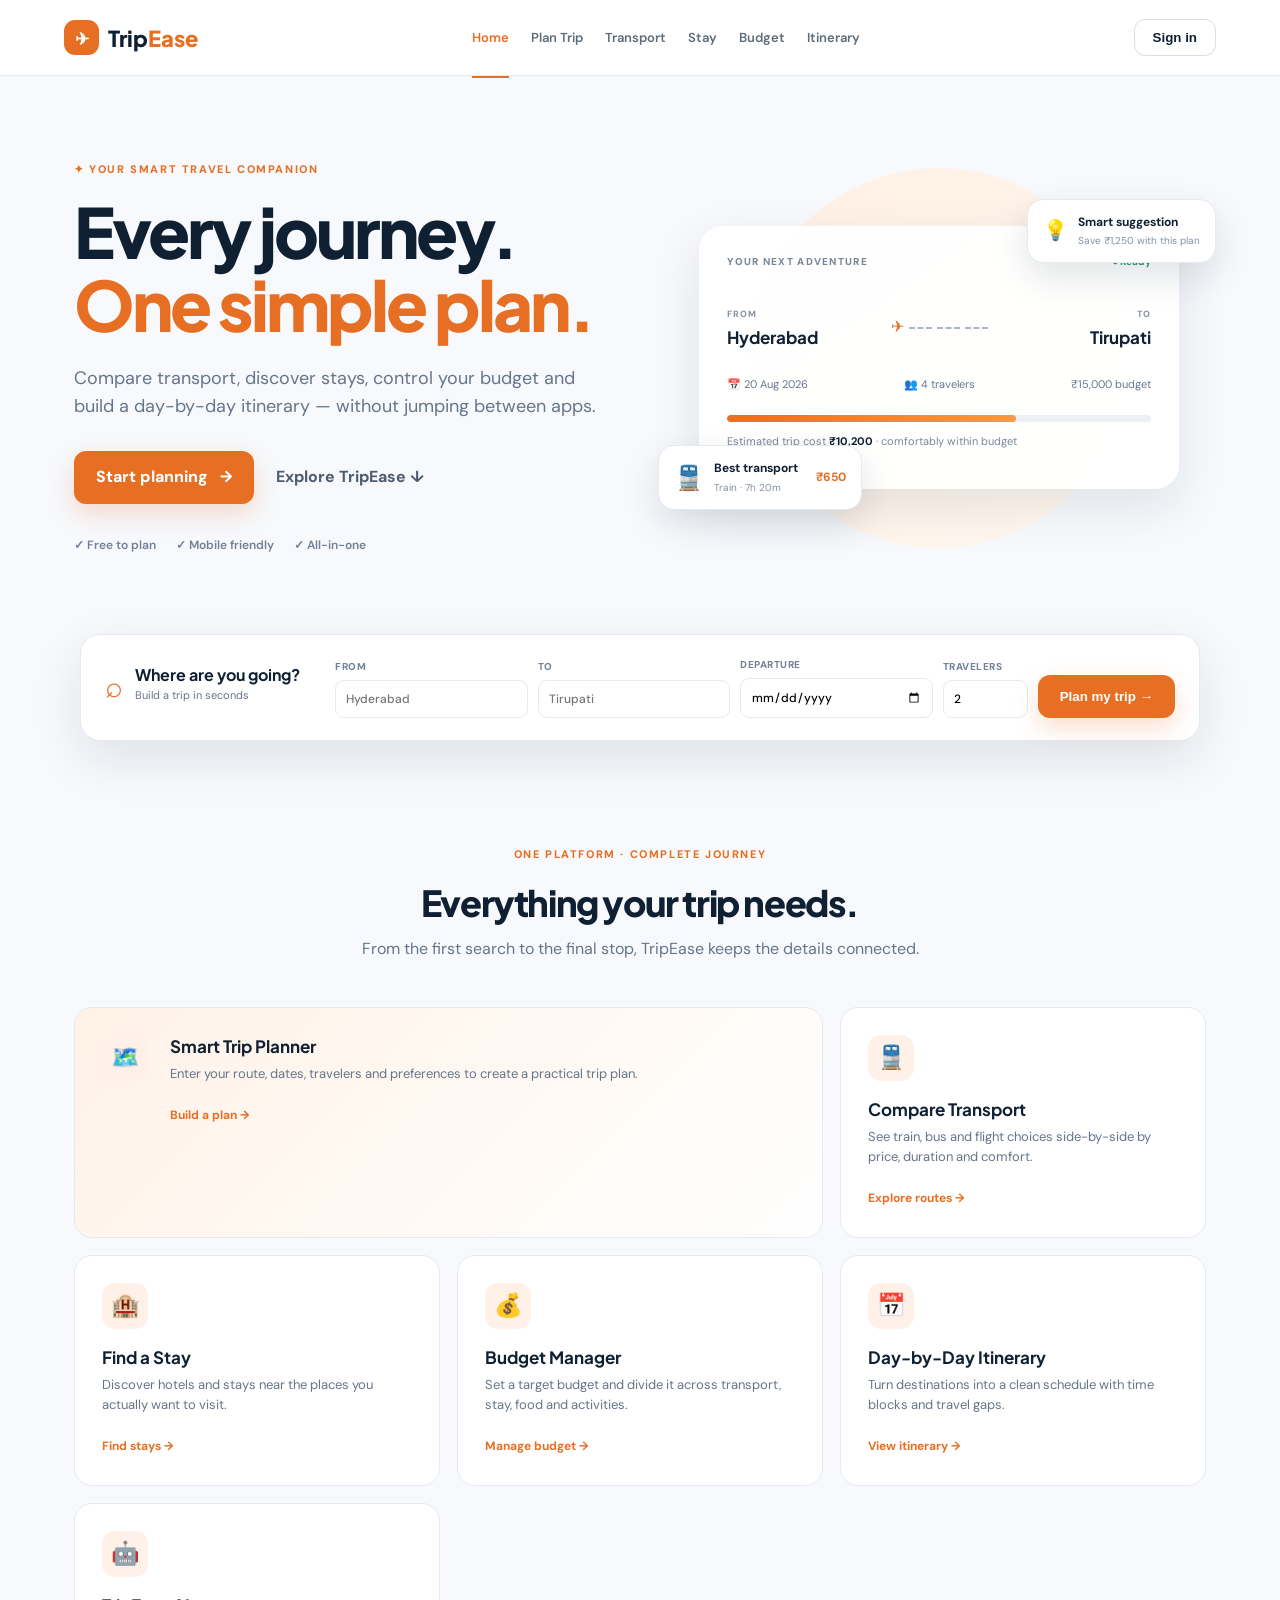
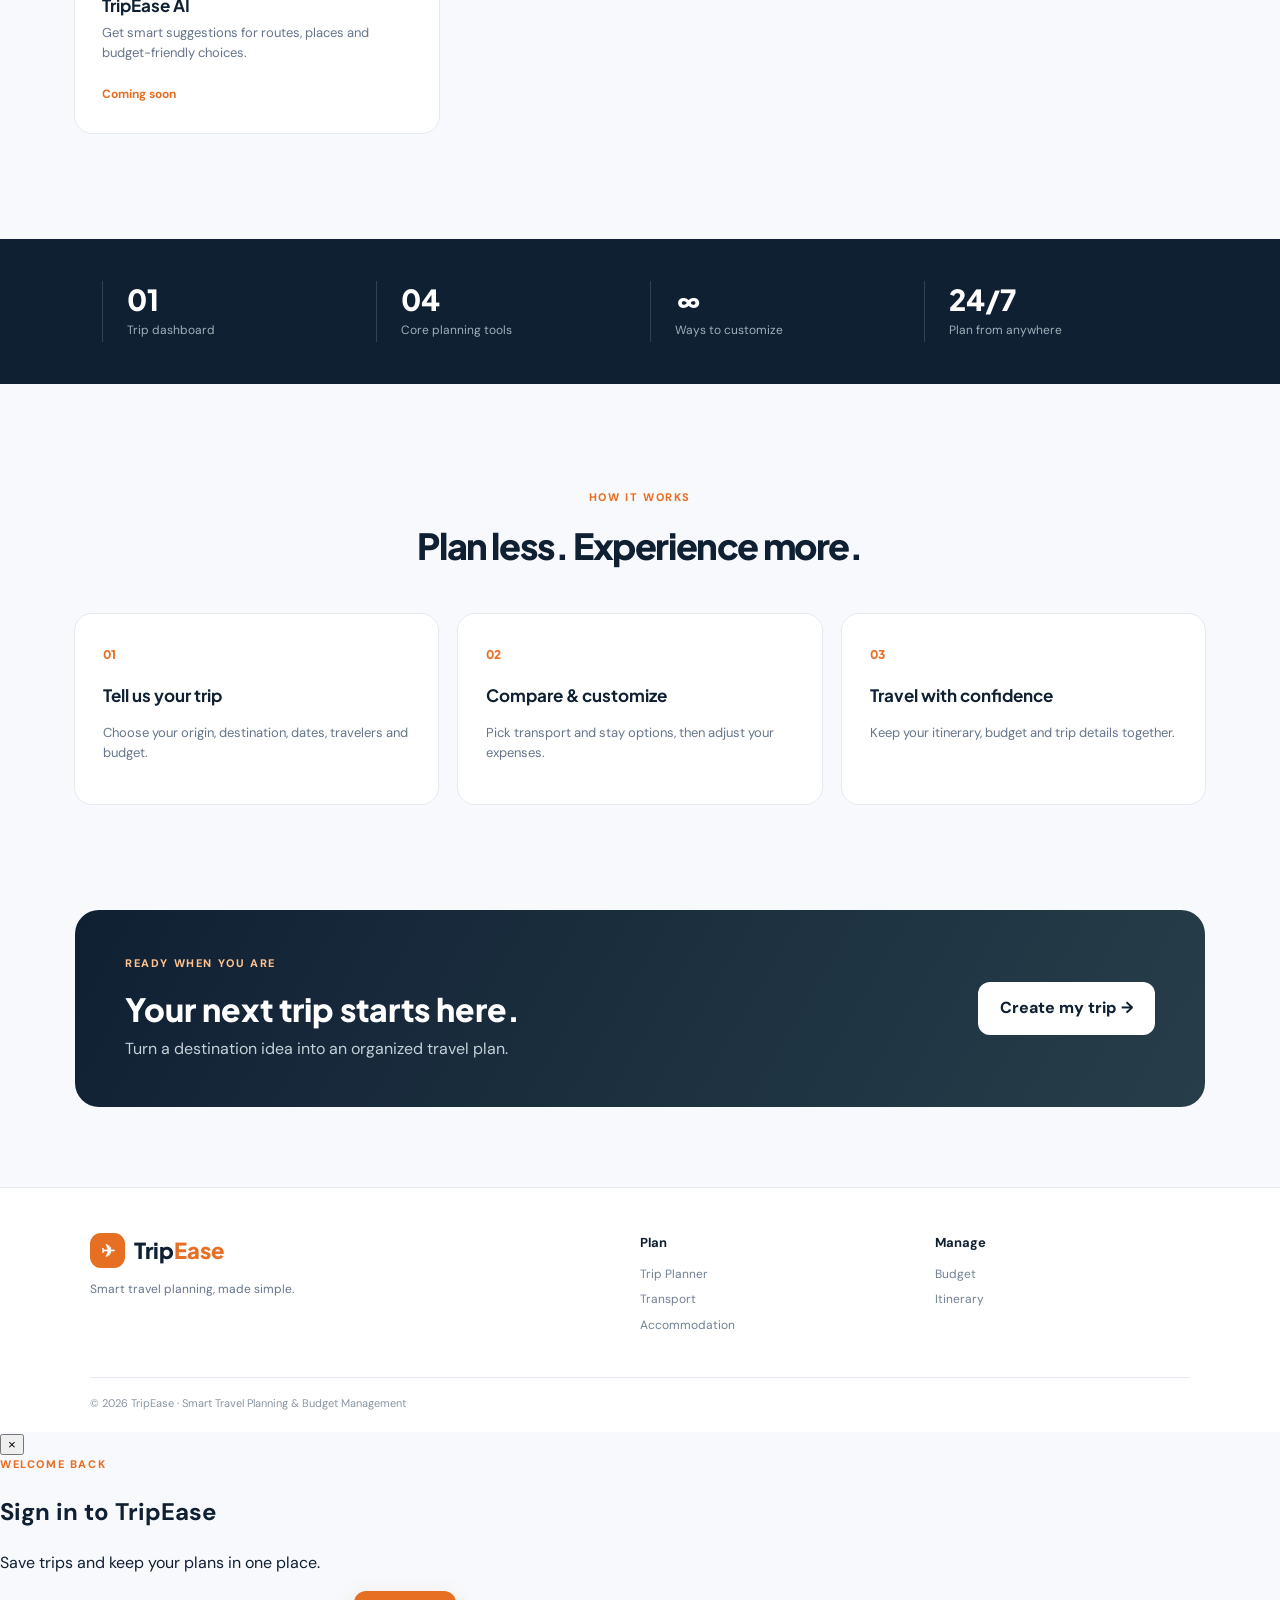
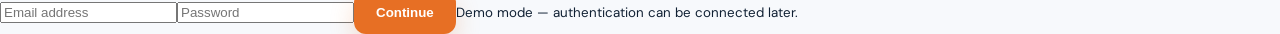
<file: index.html>
<!DOCTYPE html>
<html lang="en">
<head>
<meta charset="UTF-8">
<meta name="viewport" content="width=device-width, initial-scale=1.0">
<meta name="description" content="TripEase — plan routes, compare transport, find stays, manage budgets and build itineraries in one place.">
<title>TripEase — Smart Travel Planning</title>
<link rel="preconnect" href="https://fonts.googleapis.com">
<link rel="preconnect" href="https://fonts.gstatic.com" crossorigin>
<link href="https://fonts.googleapis.com/css2?family=DM+Sans:wght@400;500;600;700&family=Plus+Jakarta+Sans:wght@600;700;800&display=swap" rel="stylesheet">
<link rel="stylesheet" href="css/style.css">
</head>
<body>
<header class="navbar">
  <a class="brand" href="index.html"><span class="brand-mark">✈</span><span>Trip<span class="brand-accent">Ease</span></span></a>
  <button class="menu-toggle" aria-label="Open menu">☰</button>
  <nav class="nav-links">
    <a class="active" href="index.html">Home</a><a href="planner.html">Plan Trip</a><a href="trip.html">Transport</a><a href="accommodation.html">Stay</a><a href="budget.html">Budget</a><a href="itinerary.html">Itinerary</a>
  </nav>
  <button class="login-btn" id="loginBtn">Sign in</button>
</header>
<main>
<section class="hero">
  <div class="hero-copy">
    <div class="eyebrow">✦ YOUR SMART TRAVEL COMPANION</div>
    <h1>Every journey.<br><span>One simple plan.</span></h1>
    <p>Compare transport, discover stays, control your budget and build a day-by-day itinerary — without jumping between apps.</p>
    <div class="hero-actions"><a class="btn primary" href="planner.html">Start planning <span>→</span></a><a class="text-btn" href="#features">Explore TripEase ↓</a></div>
    <div class="trust-row"><span>✓ Free to plan</span><span>✓ Mobile friendly</span><span>✓ All-in-one</span></div>
  </div>
  <div class="hero-visual">
    <div class="route-card glass-card">
      <div class="route-top"><span>YOUR NEXT ADVENTURE</span><span class="live-dot">● Ready</span></div>
      <div class="route"><div><small>FROM</small><strong>Hyderabad</strong></div><div class="route-line"><span>✈</span><i></i><i></i><i></i></div><div class="align-right"><small>TO</small><strong>Tirupati</strong></div></div>
      <div class="route-meta"><span>📅 20 Aug 2026</span><span>👥 4 travelers</span><span>₹15,000 budget</span></div>
      <div class="budget-progress"><div style="width:68%"></div></div><p class="muted">Estimated trip cost <b>₹10,200</b> · comfortably within budget</p>
    </div>
    <div class="floating-card transport-float"><span class="float-icon">🚆</span><div><b>Best transport</b><small>Train · 7h 20m</small></div><strong>₹650</strong></div>
    <div class="floating-card save-float"><span>💡</span><div><b>Smart suggestion</b><small>Save ₹1,250 with this plan</small></div></div>
  </div>
</section>
<section class="search-panel">
  <div class="search-heading"><span class="mini-icon">⌕</span><div><h2>Where are you going?</h2><p>Build a trip in seconds</p></div></div>
  <form id="quickPlan" class="search-grid">
    <label>From<input id="homeFrom" required placeholder="Hyderabad"></label>
    <label>To<input id="homeTo" required placeholder="Tirupati"></label>
    <label>Departure<input id="homeDate" type="date"></label>
    <label>Travelers<input id="homeTravelers" type="number" min="1" value="2"></label>
    <button class="btn primary" type="submit">Plan my trip →</button>
  </form>
</section>
<section id="features" class="section">
  <div class="section-heading"><div class="eyebrow">ONE PLATFORM · COMPLETE JOURNEY</div><h2>Everything your trip needs.</h2><p>From the first search to the final stop, TripEase keeps the details connected.</p></div>
  <div class="feature-grid">
    <a class="feature-card featured" href="planner.html"><span class="feature-icon">🗺️</span><div><h3>Smart Trip Planner</h3><p>Enter your route, dates, travelers and preferences to create a practical trip plan.</p><b>Build a plan →</b></div></a>
    <a class="feature-card" href="trip.html"><span class="feature-icon">🚆</span><h3>Compare Transport</h3><p>See train, bus and flight choices side-by-side by price, duration and comfort.</p><b>Explore routes →</b></a>
    <a class="feature-card" href="accommodation.html"><span class="feature-icon">🏨</span><h3>Find a Stay</h3><p>Discover hotels and stays near the places you actually want to visit.</p><b>Find stays →</b></a>
    <a class="feature-card" href="budget.html"><span class="feature-icon">💰</span><h3>Budget Manager</h3><p>Set a target budget and divide it across transport, stay, food and activities.</p><b>Manage budget →</b></a>
    <a class="feature-card" href="itinerary.html"><span class="feature-icon">📅</span><h3>Day-by-Day Itinerary</h3><p>Turn destinations into a clean schedule with time blocks and travel gaps.</p><b>View itinerary →</b></a>
    <a class="feature-card"><span class="feature-icon">🤖</span><h3>TripEase AI</h3><p>Get smart suggestions for routes, places and budget-friendly choices.</p><b>Coming soon</b></a>
  </div>
</section>
<section class="stats-section"><div><strong>01</strong><span>Trip dashboard</span></div><div><strong>04</strong><span>Core planning tools</span></div><div><strong>∞</strong><span>Ways to customize</span></div><div><strong>24/7</strong><span>Plan from anywhere</span></div></section>
<section class="how section"><div class="section-heading"><div class="eyebrow">HOW IT WORKS</div><h2>Plan less. Experience more.</h2></div><div class="steps"><article><span>01</span><h3>Tell us your trip</h3><p>Choose your origin, destination, dates, travelers and budget.</p></article><article><span>02</span><h3>Compare & customize</h3><p>Pick transport and stay options, then adjust your expenses.</p></article><article><span>03</span><h3>Travel with confidence</h3><p>Keep your itinerary, budget and trip details together.</p></article></div></section>
<section class="cta"><div><div class="eyebrow">READY WHEN YOU ARE</div><h2>Your next trip starts here.</h2><p>Turn a destination idea into an organized travel plan.</p></div><a class="btn light" href="planner.html">Create my trip →</a></section>
</main>
<footer><div class="footer-main"><div><a class="brand" href="index.html"><span class="brand-mark">✈</span><span>Trip<span class="brand-accent">Ease</span></span></a><p>Smart travel planning, made simple.</p></div><div><h4>Plan</h4><a href="planner.html">Trip Planner</a><a href="trip.html">Transport</a><a href="accommodation.html">Accommodation</a></div><div><h4>Manage</h4><a href="budget.html">Budget</a><a href="itinerary.html">Itinerary</a></div></div><div class="footer-bottom">© 2026 TripEase · Smart Travel Planning & Budget Management</div></footer>
<div class="modal hidden" id="loginModal"><div class="modal-box"><button class="modal-close" id="closeModal">×</button><div class="eyebrow">WELCOME BACK</div><h2>Sign in to TripEase</h2><p>Save trips and keep your plans in one place.</p><input placeholder="Email address" type="email"><input placeholder="Password" type="password"><button class="btn primary full" id="demoLogin">Continue</button><small>Demo mode — authentication can be connected later.</small></div></div>
<script src="js/main.js"></script>
</body>
</html>
</file>
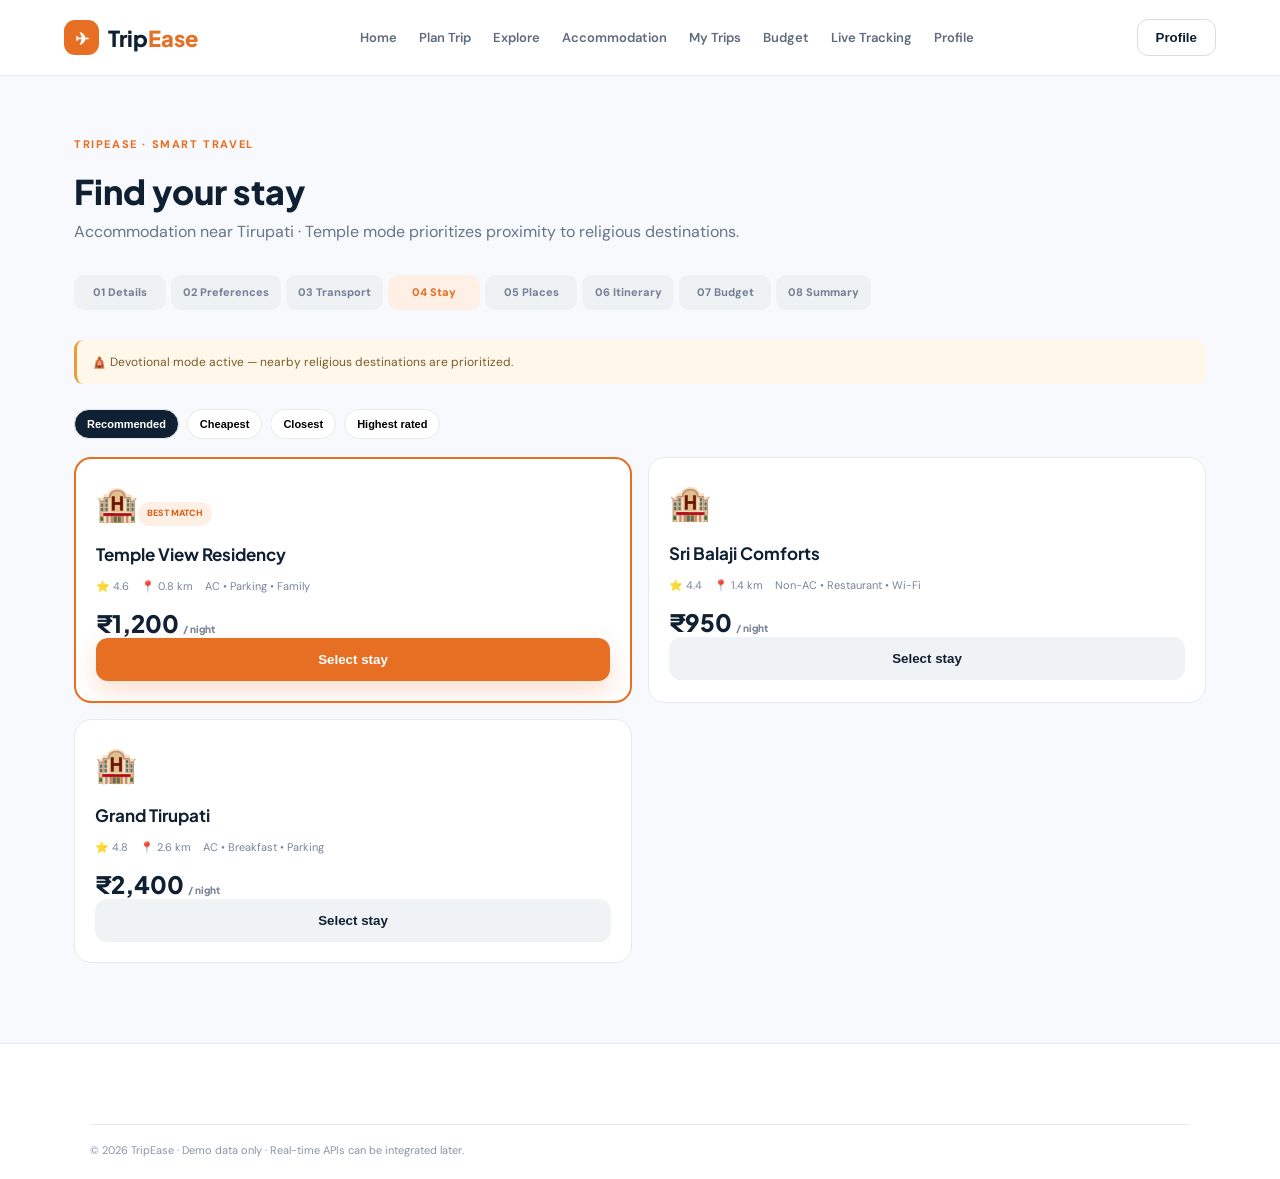
<file: accommodation.html>
<!doctype html><html lang="en"><head><meta charset="UTF-8"><meta name="viewport" content="width=device-width,initial-scale=1"><title>Accommodation — TripEase</title><link rel="stylesheet" href="css/style.css"><link rel="stylesheet" href="css/app.css"><link rel="preconnect" href="https://fonts.googleapis.com"><link href="https://fonts.googleapis.com/css2?family=DM+Sans:wght@400;500;600;700&family=Plus+Jakarta+Sans:wght@600;700;800&display=swap" rel="stylesheet"></head><body data-page="accommodation"><div id="app"></div><script src="js/app.js"></script></body></html>
</file>
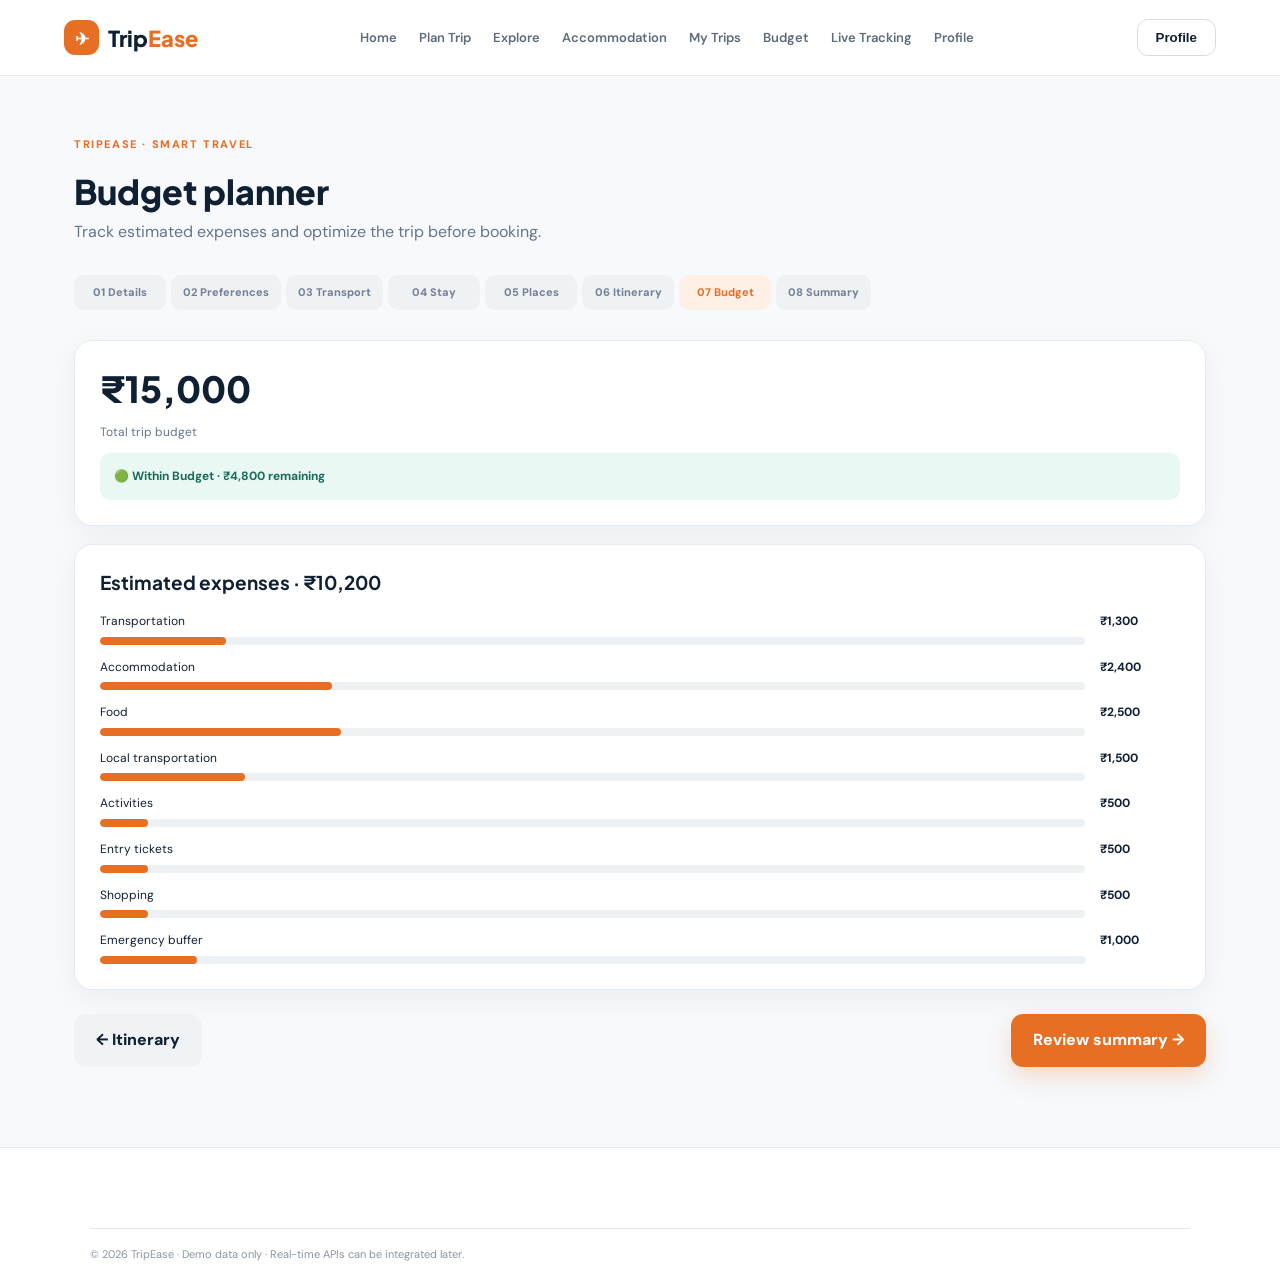
<file: budget.html>
<!doctype html><html lang="en"><head><meta charset="UTF-8"><meta name="viewport" content="width=device-width,initial-scale=1"><link rel="stylesheet" href="css/style.css"><link rel="stylesheet" href="css/app.css"><link href="https://fonts.googleapis.com/css2?family=DM+Sans:wght@400;500;600;700&family=Plus+Jakarta+Sans:wght@600;700;800&display=swap" rel="stylesheet"><title>Budget — TripEase</title></head><body data-page="budget"><div id="app"></div><script src="js/app.js"></script></body></html>
</file>
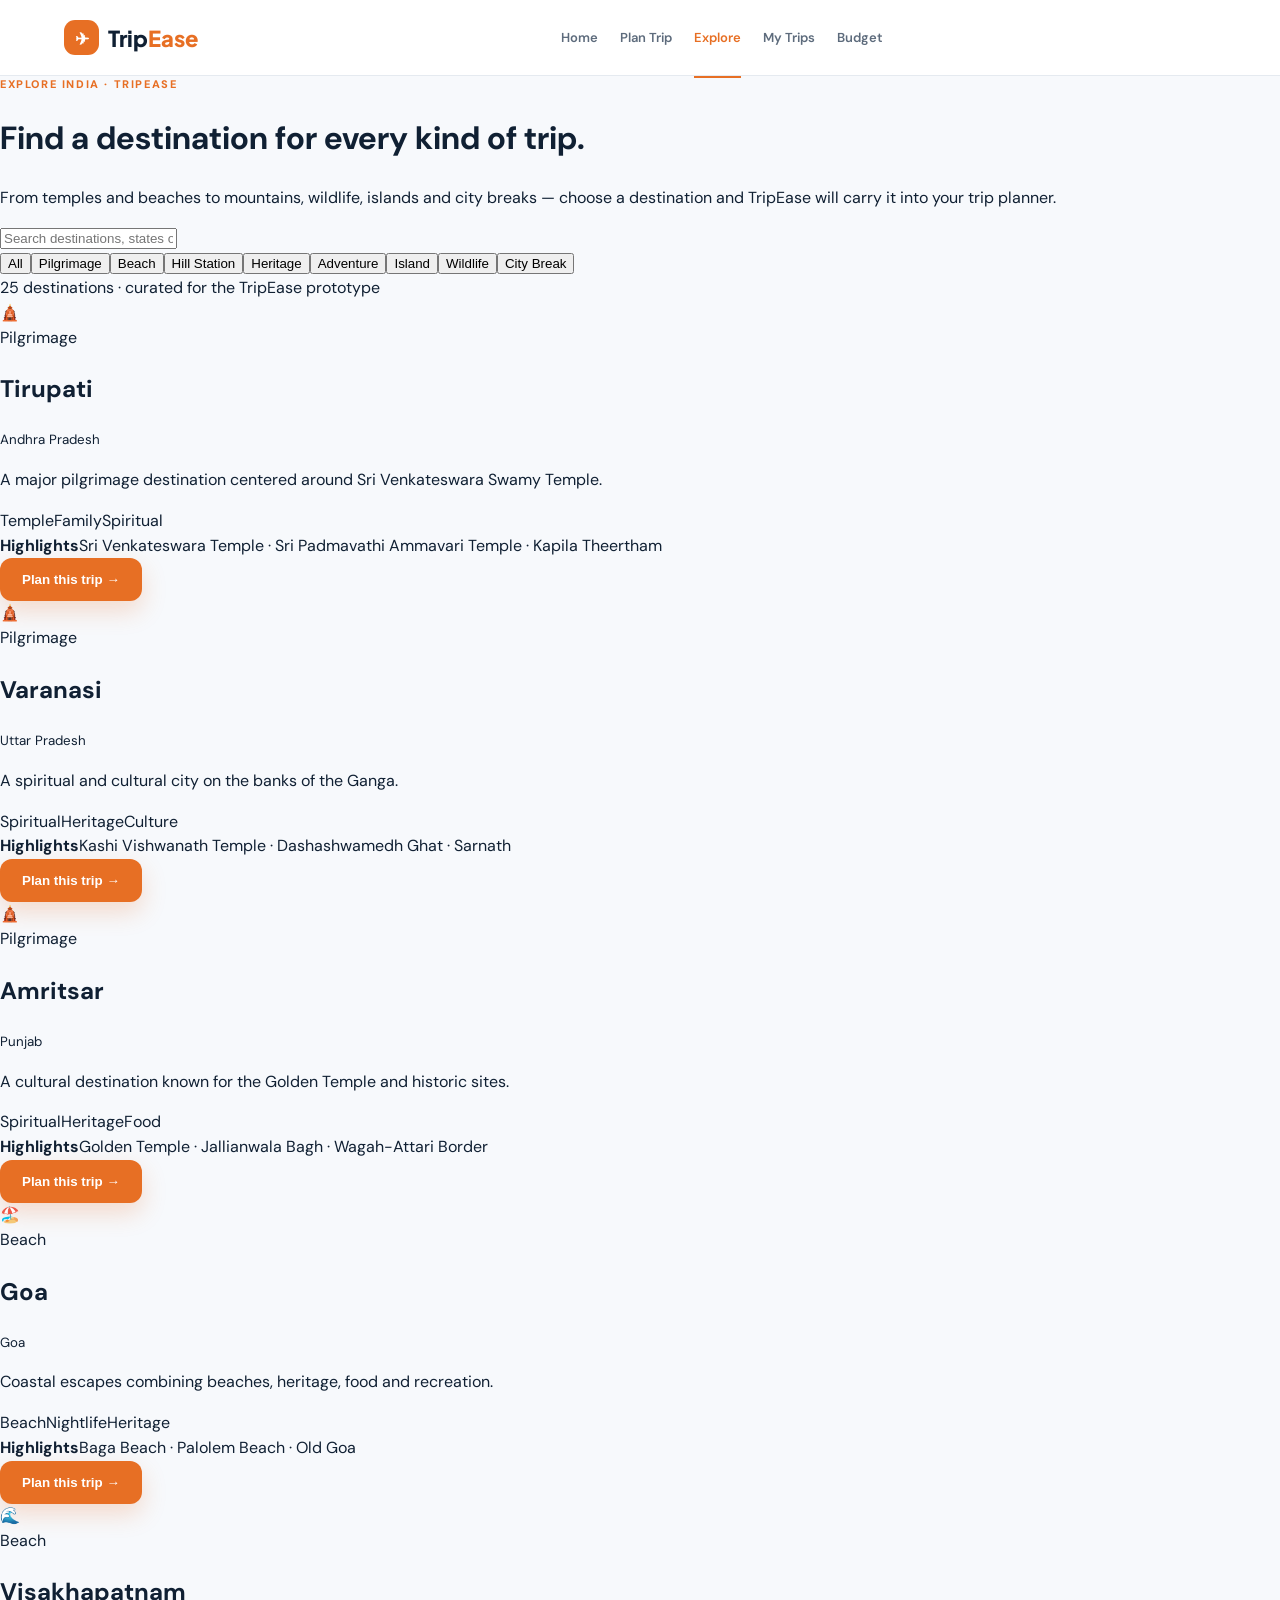
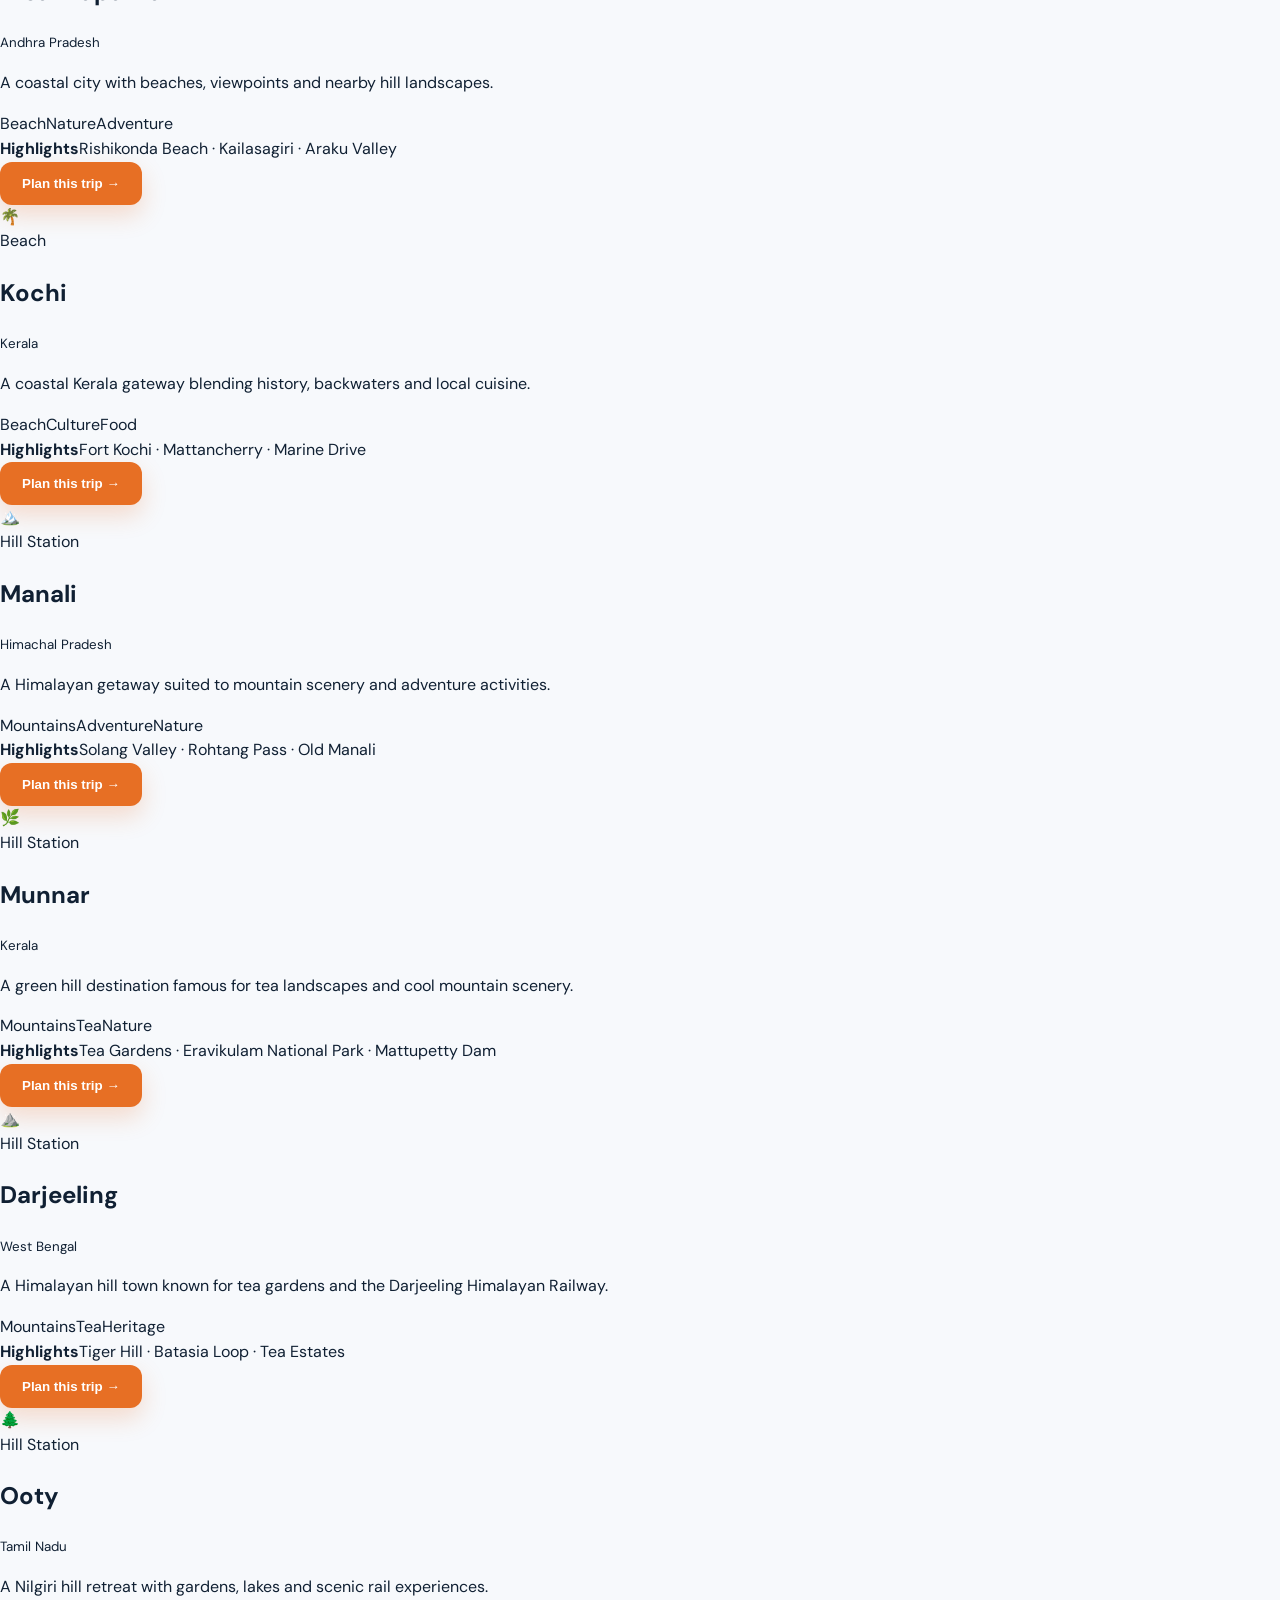
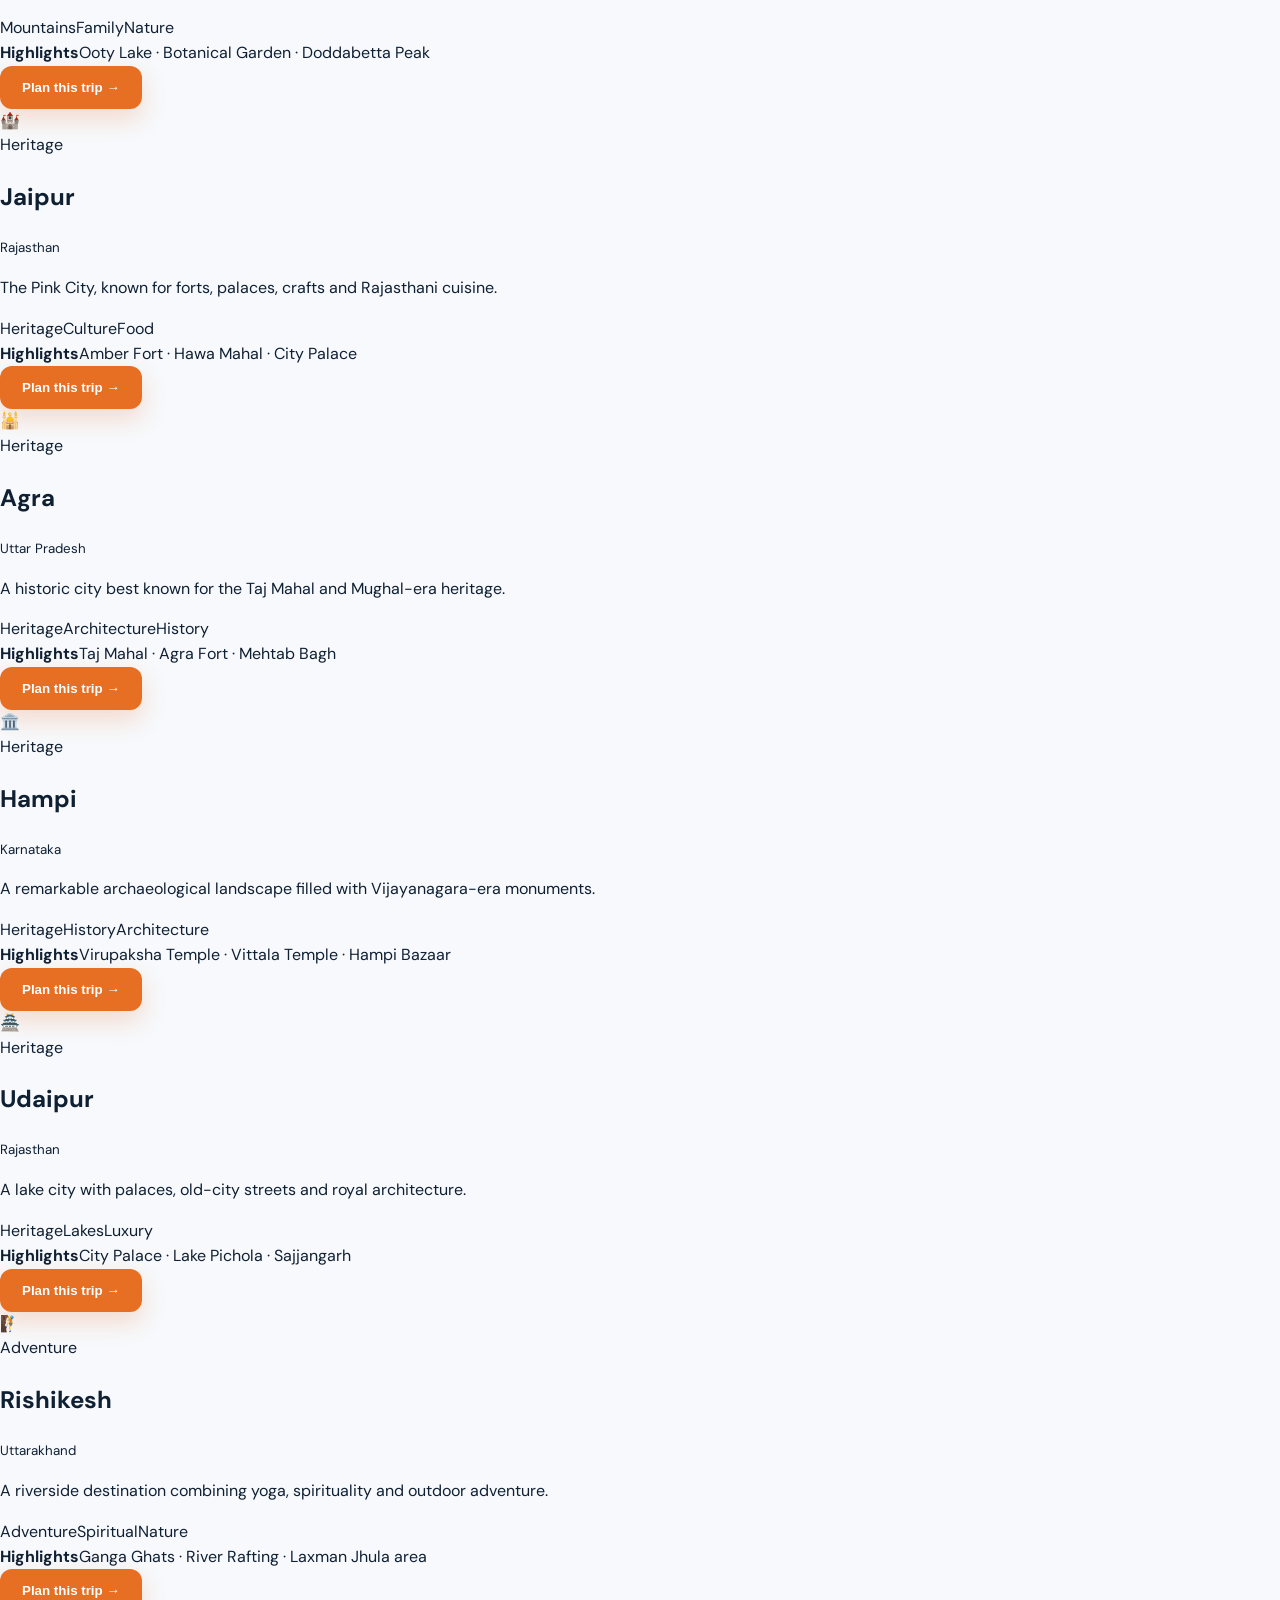
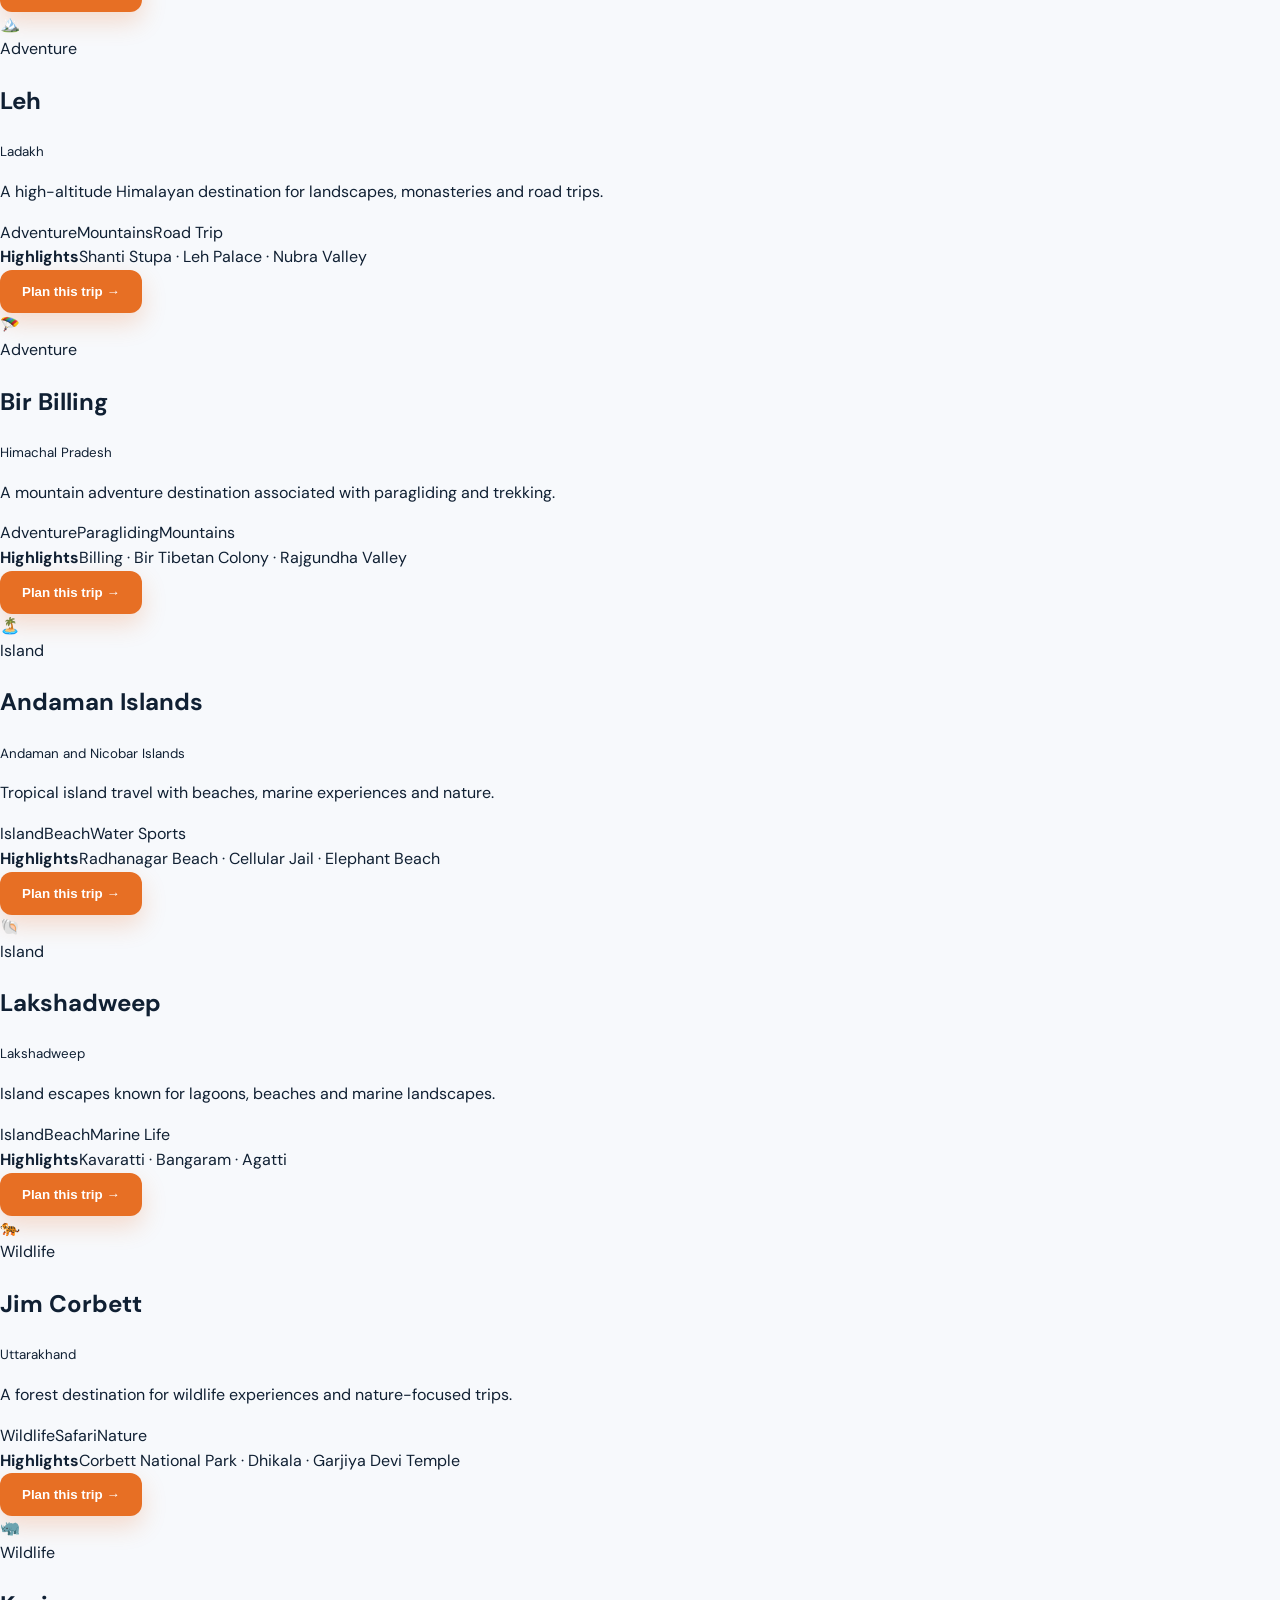
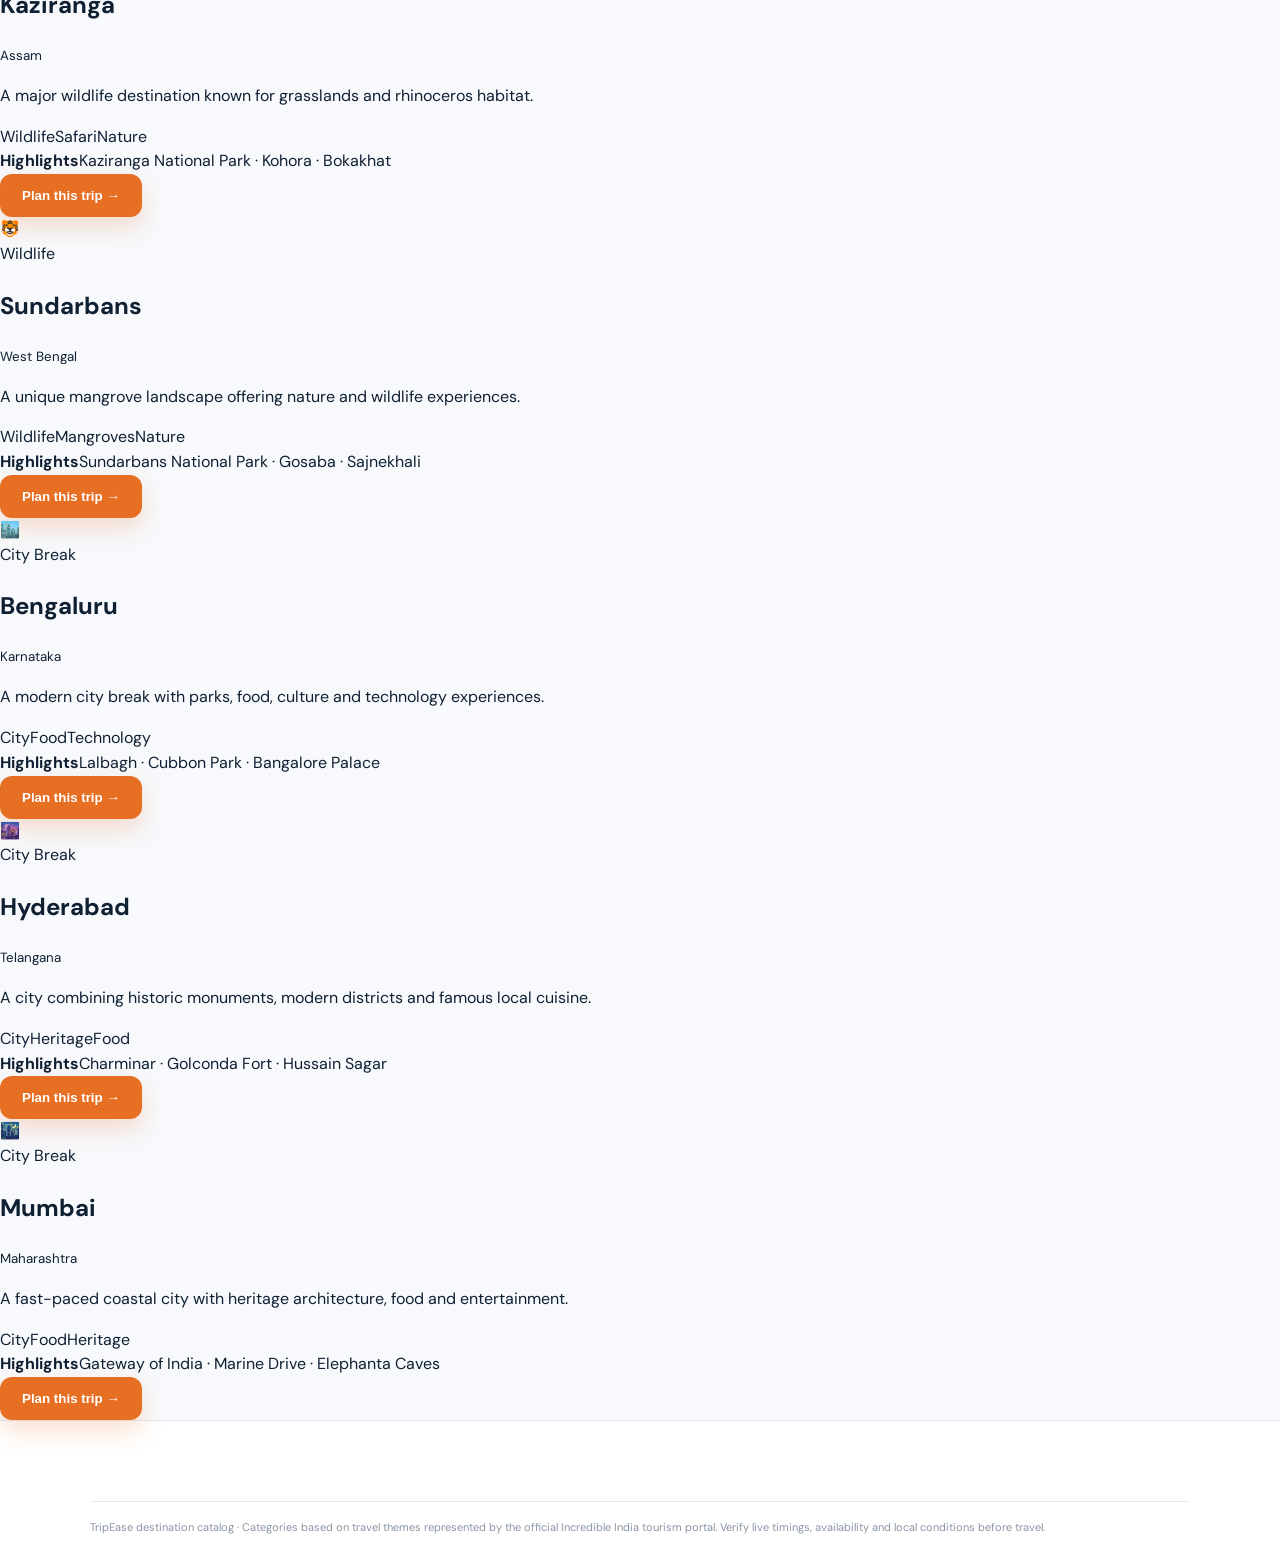
<file: explore.html>
<!doctype html><html lang="en"><head><meta charset="UTF-8"><meta name="viewport" content="width=device-width,initial-scale=1"><link rel="stylesheet" href="css/style.css"><link rel="stylesheet" href="css/app.css"><link href="https://fonts.googleapis.com/css2?family=DM+Sans:wght@400;500;600;700&family=Plus+Jakarta+Sans:wght@600;700;800&display=swap" rel="stylesheet"><title>Explore — TripEase</title></head><body data-page="explore"><div id="app"></div><script src="js/app.js"></script><script src="js/destination-data.js"></script></body></html>
</file>
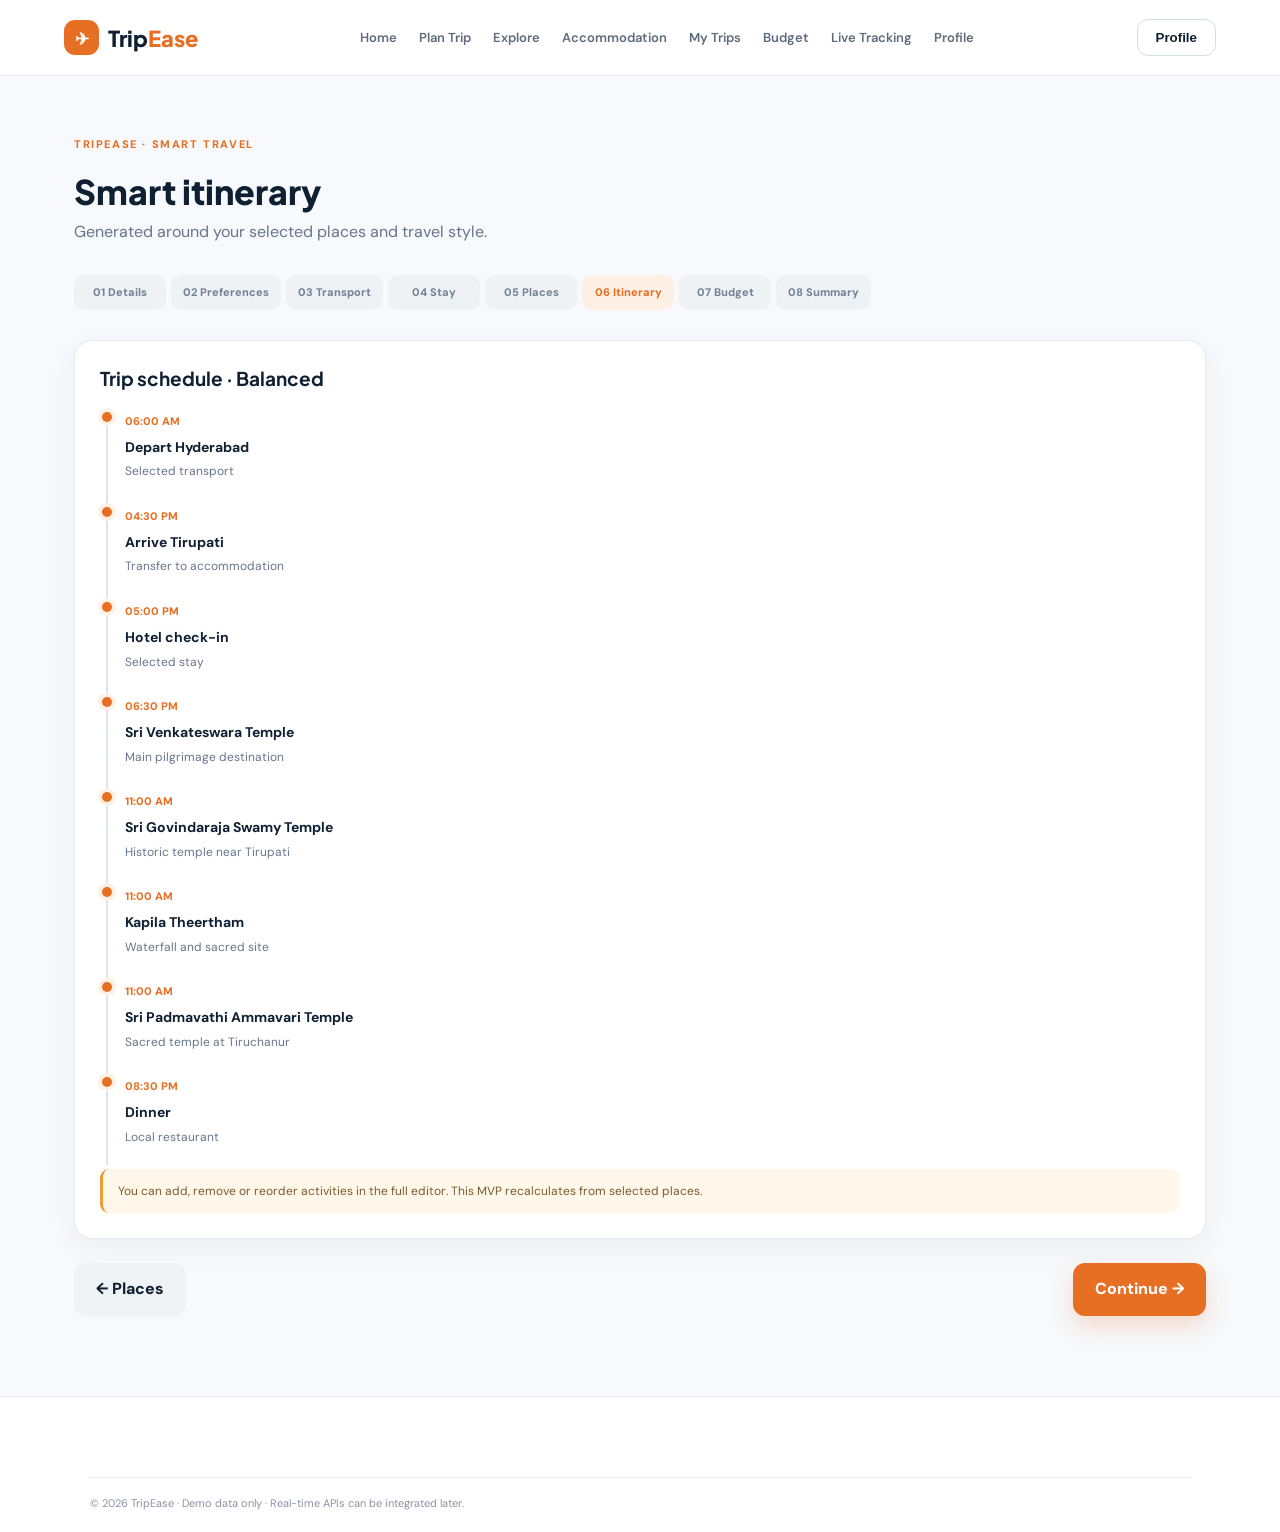
<file: itinerary.html>
<!doctype html><html lang="en"><head><meta charset="UTF-8"><meta name="viewport" content="width=device-width,initial-scale=1"><link rel="stylesheet" href="css/style.css"><link rel="stylesheet" href="css/app.css"><link href="https://fonts.googleapis.com/css2?family=DM+Sans:wght@400;500;600;700&family=Plus+Jakarta+Sans:wght@600;700;800&display=swap" rel="stylesheet"><title>Itinerary — TripEase</title></head><body data-page="itinerary"><div id="app"></div><script src="js/app.js"></script></body></html>
</file>
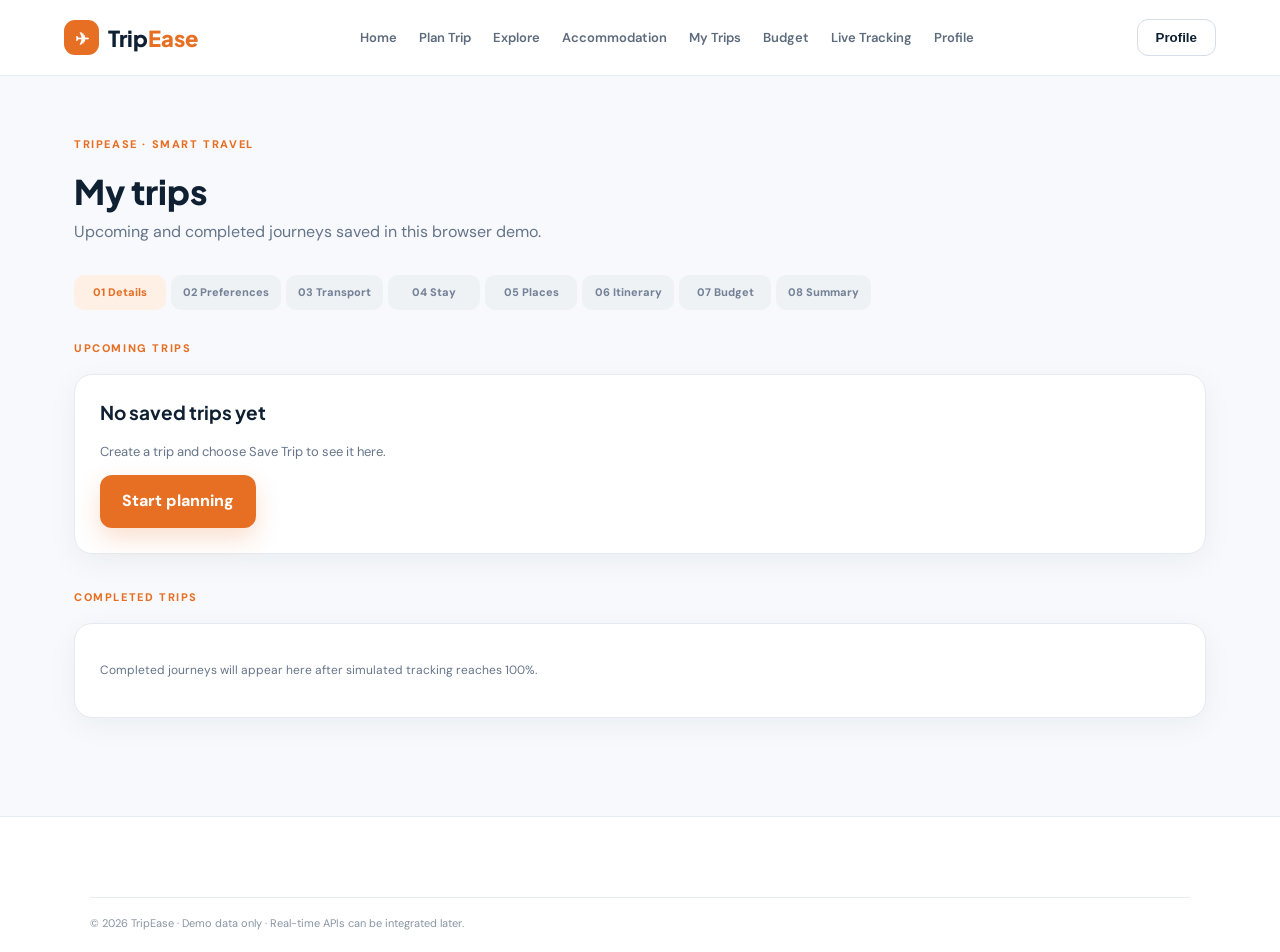
<file: my-trips.html>
<!doctype html><html lang="en"><head><meta charset="UTF-8"><meta name="viewport" content="width=device-width,initial-scale=1"><link rel="stylesheet" href="css/style.css"><link rel="stylesheet" href="css/app.css"><link href="https://fonts.googleapis.com/css2?family=DM+Sans:wght@400;500;600;700&family=Plus+Jakarta+Sans:wght@600;700;800&display=swap" rel="stylesheet"><title>My Trips — TripEase</title></head><body data-page="my-trips"><div id="app"></div><script src="js/app.js"></script></body></html>
</file>
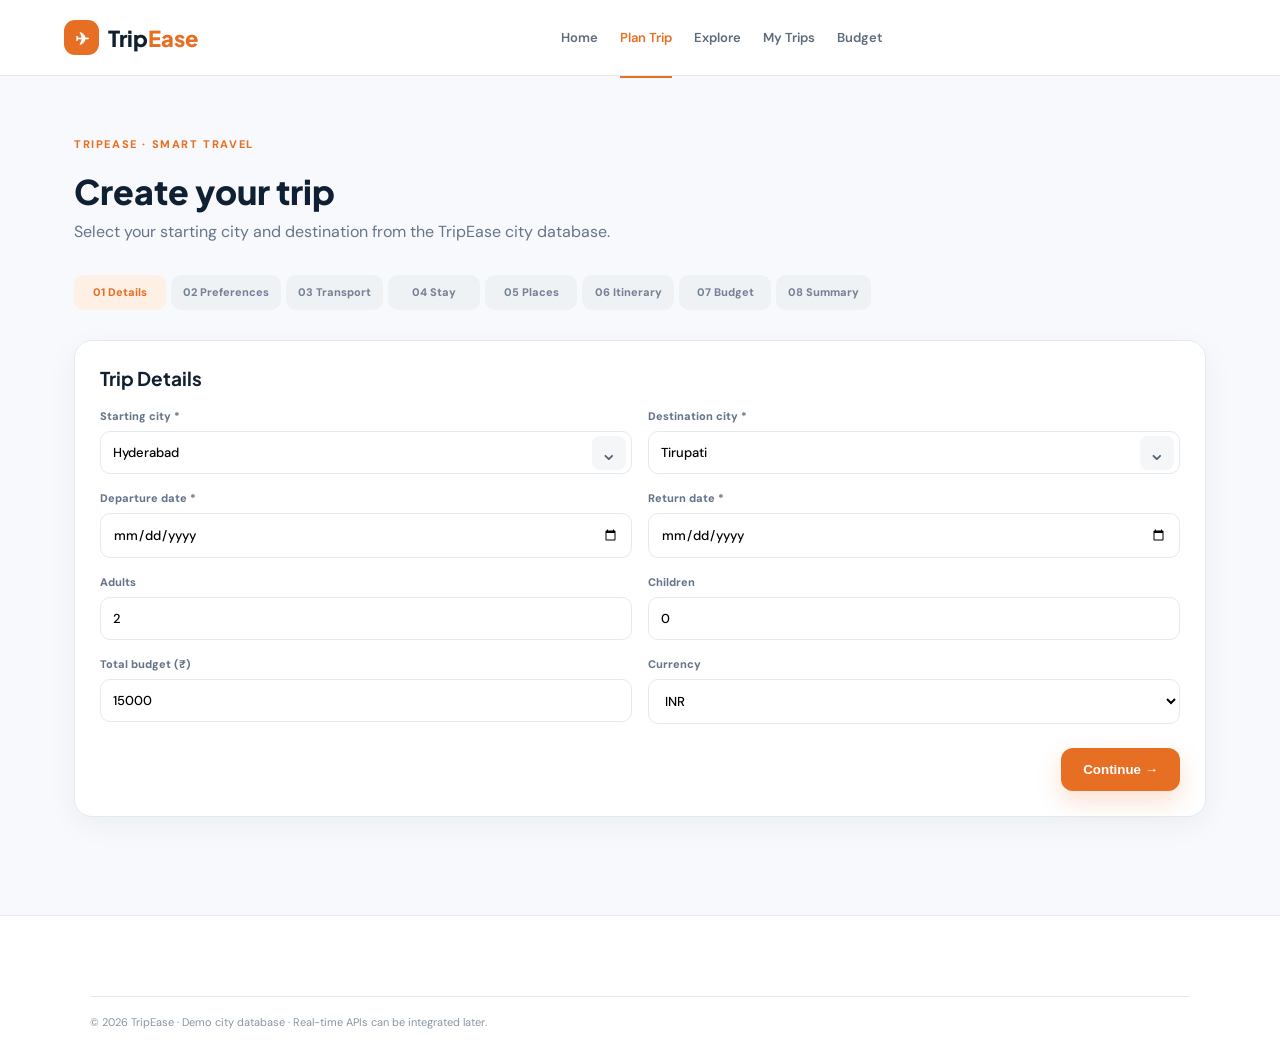
<file: planner.html>
<!doctype html><html lang="en"><head><meta charset="UTF-8"><meta name="viewport" content="width=device-width,initial-scale=1"><title>Plan Trip — TripEase</title><link rel="stylesheet" href="css/style.css"><link rel="stylesheet" href="css/app.css"><link rel="preconnect" href="https://fonts.googleapis.com"><link href="https://fonts.googleapis.com/css2?family=DM+Sans:wght@400;500;600;700&family=Plus+Jakarta+Sans:wght@600;700;800&display=swap" rel="stylesheet"></head><body data-page="planner"><div id="app"></div><script src="js/cities-data.js"></script><script src="js/planner-city.js"></script></body></html>
</file>
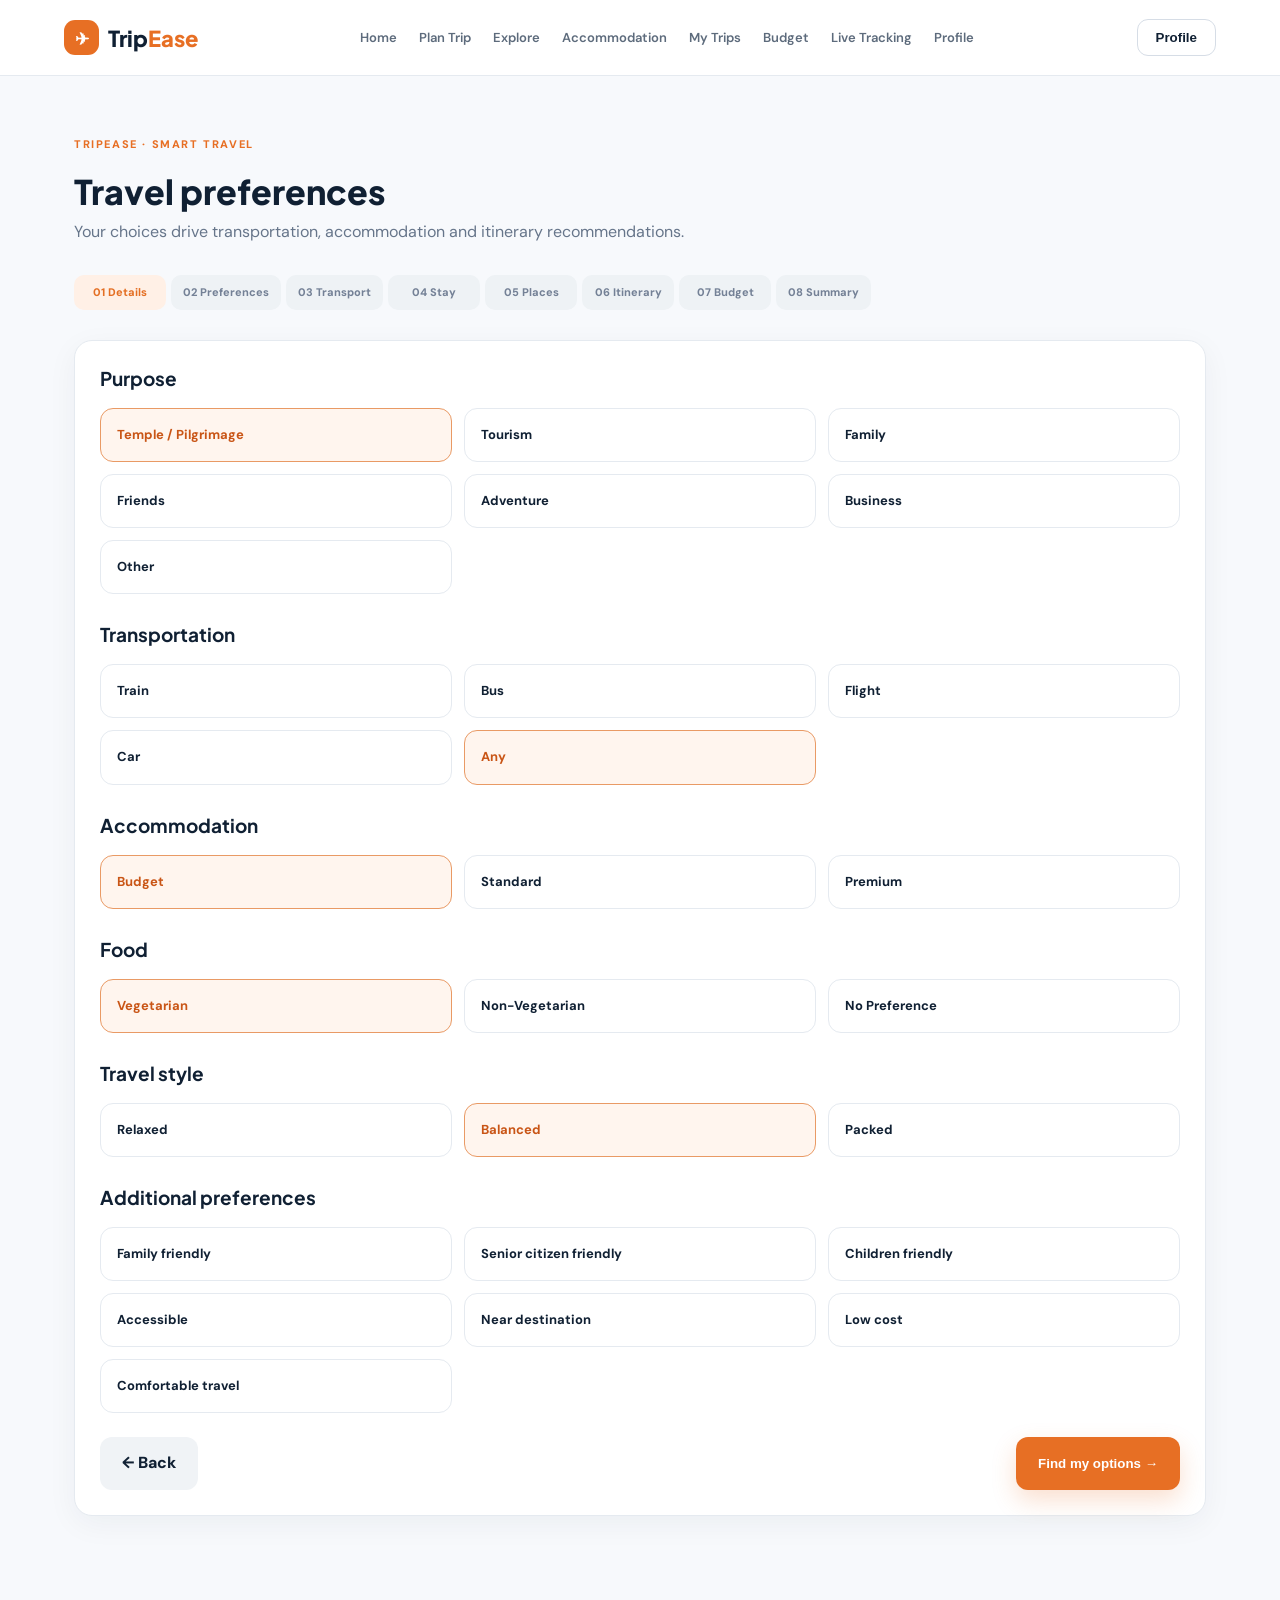
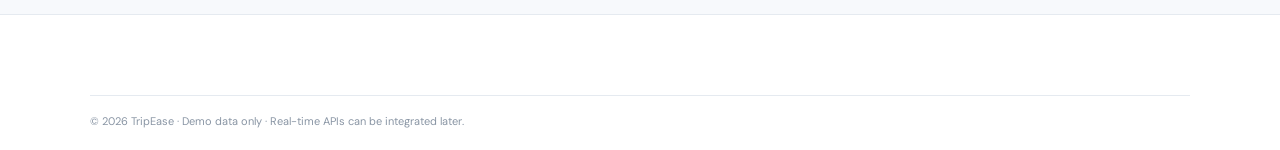
<file: preferences.html>
<!doctype html><html lang="en"><head><meta charset="UTF-8"><meta name="viewport" content="width=device-width,initial-scale=1"><link rel="stylesheet" href="css/style.css"><link rel="stylesheet" href="css/app.css"><link href="https://fonts.googleapis.com/css2?family=DM+Sans:wght@400;500;600;700&family=Plus+Jakarta+Sans:wght@600;700;800&display=swap" rel="stylesheet"><title>Preferences — TripEase</title></head><body data-page="preferences"><div id="app"></div><script src="js/app.js"></script></body></html>
</file>
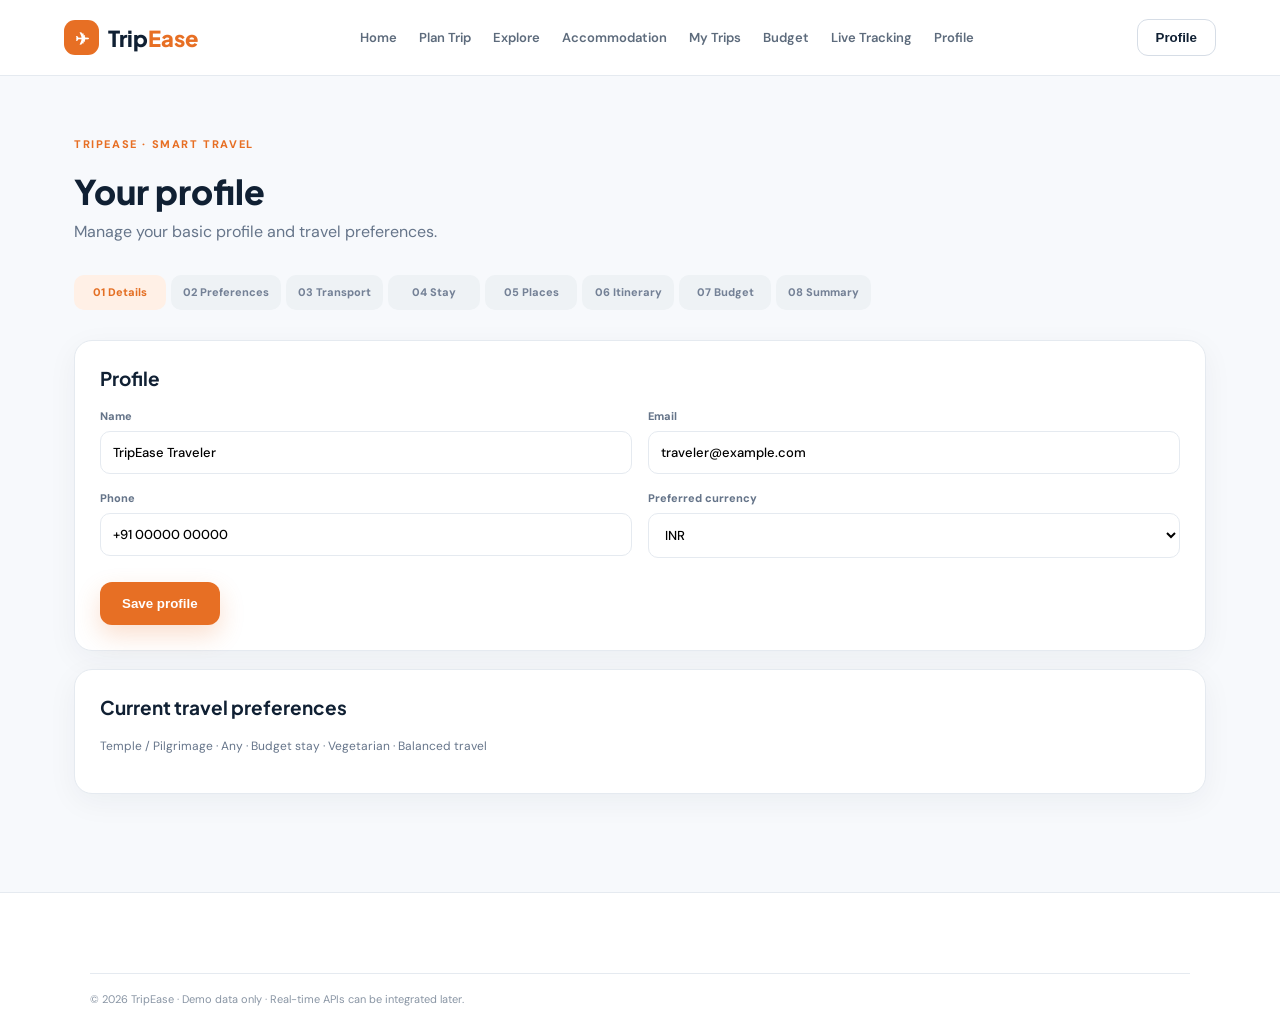
<file: profile.html>
<!doctype html><html lang="en"><head><meta charset="UTF-8"><meta name="viewport" content="width=device-width,initial-scale=1"><link rel="stylesheet" href="css/style.css"><link rel="stylesheet" href="css/app.css"><link href="https://fonts.googleapis.com/css2?family=DM+Sans:wght@400;500;600;700&family=Plus+Jakarta+Sans:wght@600;700;800&display=swap" rel="stylesheet"><title>Profile — TripEase</title></head><body data-page="profile"><div id="app"></div><script src="js/app.js"></script></body></html>
</file>
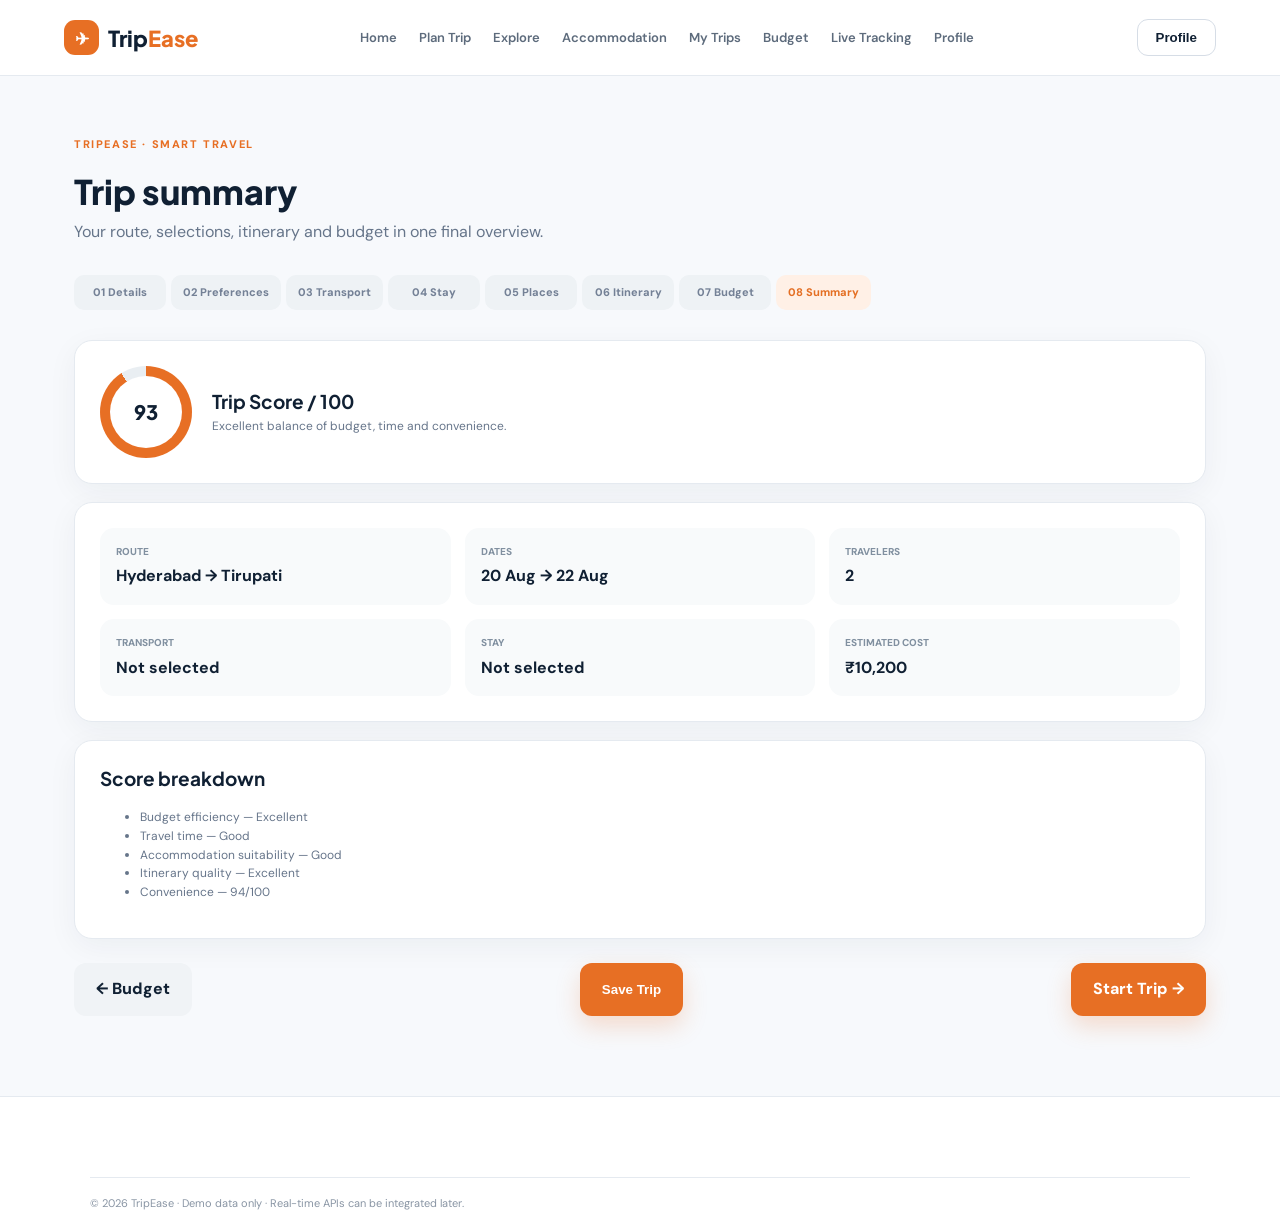
<file: summary.html>
<!doctype html><html lang="en"><head><meta charset="UTF-8"><meta name="viewport" content="width=device-width,initial-scale=1"><link rel="stylesheet" href="css/style.css"><link rel="stylesheet" href="css/app.css"><link href="https://fonts.googleapis.com/css2?family=DM+Sans:wght@400;500;600;700&family=Plus+Jakarta+Sans:wght@600;700;800&display=swap" rel="stylesheet"><title>Trip Summary — TripEase</title></head><body data-page="summary"><div id="app"></div><script src="js/app.js"></script></body></html>
</file>
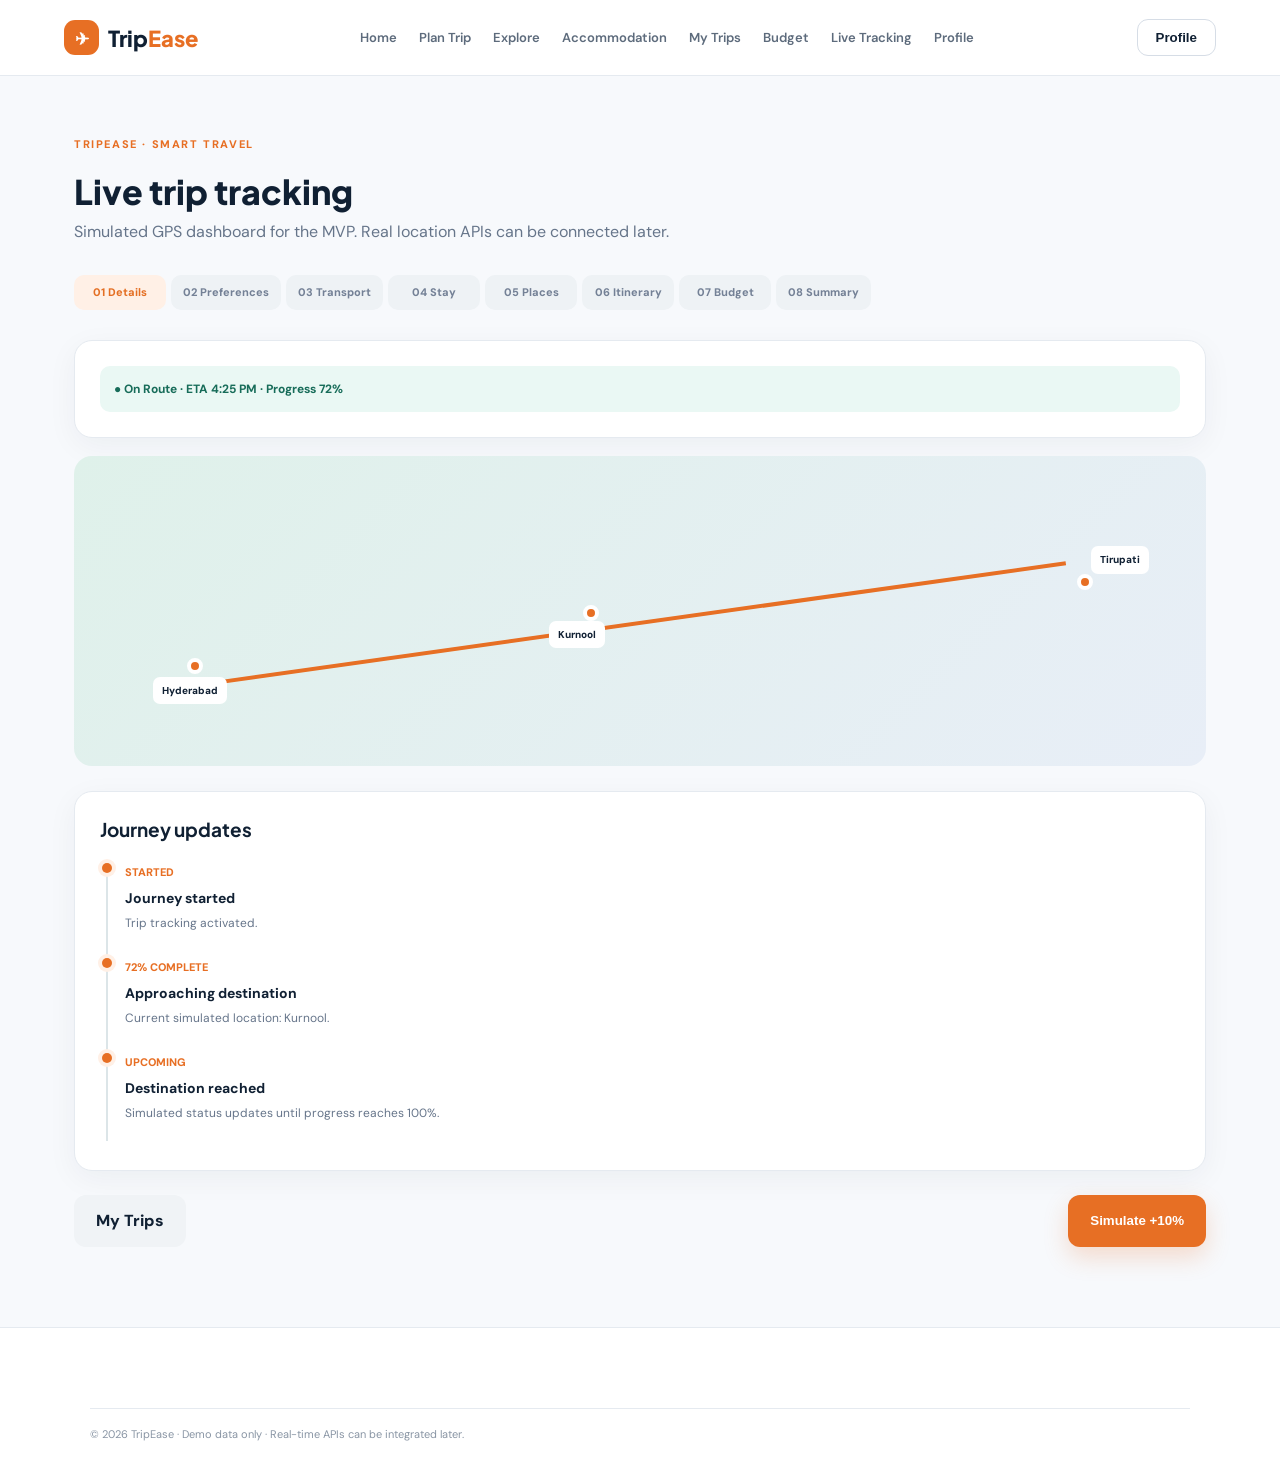
<file: tracking.html>
<!doctype html><html lang="en"><head><meta charset="UTF-8"><meta name="viewport" content="width=device-width,initial-scale=1"><link rel="stylesheet" href="css/style.css"><link rel="stylesheet" href="css/app.css"><link href="https://fonts.googleapis.com/css2?family=DM+Sans:wght@400;500;600;700&family=Plus+Jakarta+Sans:wght@600;700;800&display=swap" rel="stylesheet"><title>Live Tracking — TripEase</title></head><body data-page="tracking"><div id="app"></div><script src="js/app.js"></script></body></html>
</file>
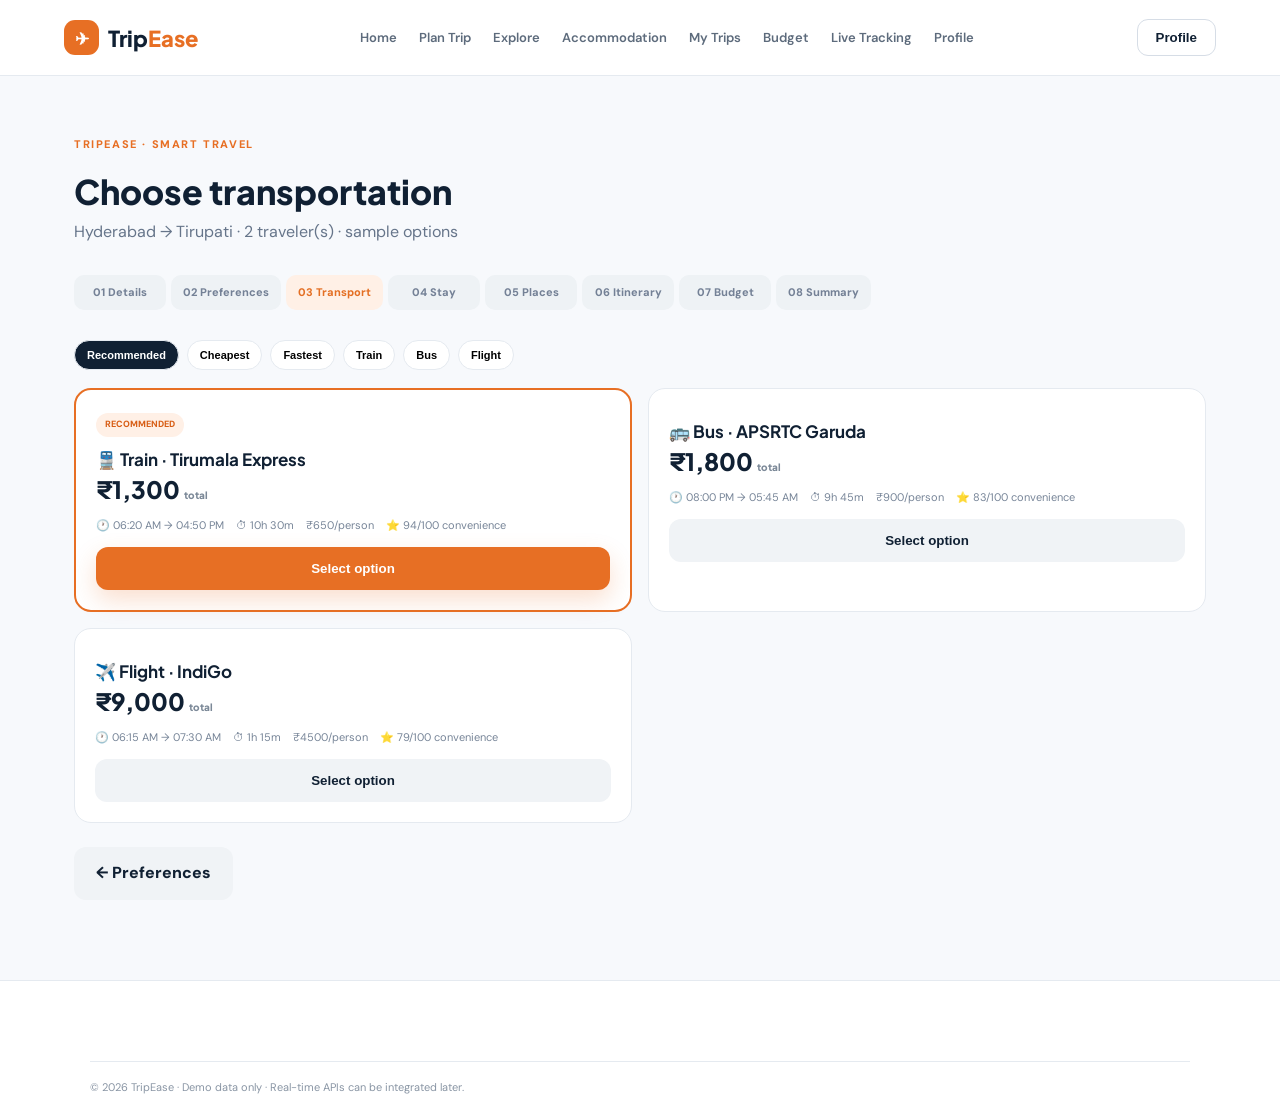
<file: trip.html>
<!doctype html><html lang="en"><head><meta charset="UTF-8"><meta name="viewport" content="width=device-width,initial-scale=1"><title>Transport — TripEase</title><link rel="stylesheet" href="css/style.css"><link rel="stylesheet" href="css/app.css"><link rel="preconnect" href="https://fonts.googleapis.com"><link href="https://fonts.googleapis.com/css2?family=DM+Sans:wght@400;500;600;700&family=Plus+Jakarta+Sans:wght@600;700;800&display=swap" rel="stylesheet"></head><body data-page="transport"><div id="app"></div><script src="js/app.js"></script></body></html>
</file>
<file: css/style.css>
:root{--ink:#102033;--muted:#66758a;--line:#e5eaf0;--bg:#f7f9fc;--white:#fff;--brand:#e76f24;--brand2:#f39a4a;--dark:#102033;--shadow:0 18px 50px rgba(16,32,51,.10);--radius:22px}*{box-sizing:border-box}html{scroll-behavior:smooth}body{margin:0;font-family:'DM Sans',sans-serif;color:var(--ink);background:var(--bg);line-height:1.55}a{text-decoration:none;color:inherit}.navbar{height:76px;background:rgba(255,255,255,.94);backdrop-filter:blur(16px);border-bottom:1px solid var(--line);display:flex;align-items:center;padding:0 max(5vw,24px);gap:30px;position:sticky;top:0;z-index:20}.brand{display:flex;align-items:center;gap:9px;font:800 22px 'Plus Jakarta Sans';white-space:nowrap}.brand-mark{display:grid;place-items:center;width:35px;height:35px;border-radius:11px;background:var(--brand);color:#fff;font-size:17px}.brand-accent{color:var(--brand)}.nav-links{display:flex;align-items:center;gap:22px;margin:auto;font-size:13px;font-weight:600;color:#5d6b7c}.nav-links a{padding:28px 0;border-bottom:2px solid transparent}.nav-links a:hover,.nav-links .active{color:var(--brand);border-color:var(--brand)}.login-btn{border:1px solid #d6dde6;background:#fff;padding:10px 18px;border-radius:11px;font-weight:700;color:var(--ink);cursor:pointer}.menu-toggle{display:none;background:none;border:0;font-size:25px;margin-left:auto}.hero{max-width:1180px;margin:0 auto;padding:85px 24px 105px;display:grid;grid-template-columns:1fr 1fr;align-items:center;gap:65px}.eyebrow{font-size:11px;letter-spacing:1.6px;font-weight:800;color:var(--brand);margin-bottom:17px}.hero h1{font:800 clamp(43px,5.4vw,70px)/1.05 'Plus Jakarta Sans';letter-spacing:-3px;margin:0 0 25px}.hero h1 span{color:var(--brand)}.hero-copy>p{font-size:18px;color:var(--muted);max-width:590px}.hero-actions{display:flex;gap:22px;align-items:center;margin-top:30px}.btn{display:inline-flex;justify-content:center;align-items:center;gap:12px;border:0;border-radius:12px;padding:14px 22px;font-weight:800;cursor:pointer}.primary{background:var(--brand);color:#fff;box-shadow:0 10px 25px rgba(231,111,36,.22)}.primary:hover{background:#cf5e18}.text-btn{font-weight:700;color:#4d5c6e}.trust-row{display:flex;gap:20px;flex-wrap:wrap;margin-top:32px;font-size:12px;color:#738094;font-weight:600}.hero-visual{min-height:390px;position:relative;display:grid;place-items:center}.hero-visual:before{content:'';position:absolute;width:380px;height:380px;border-radius:50%;background:linear-gradient(145deg,#fff0e4,#fff8f1);z-index:-1}.glass-card{background:rgba(255,255,255,.93);border:1px solid rgba(255,255,255,.9);box-shadow:var(--shadow);border-radius:24px}.route-card{width:min(100%,480px);padding:27px}.route-top,.route-meta{display:flex;justify-content:space-between;gap:12px;align-items:center}.route-top{font-size:10px;font-weight:800;letter-spacing:1.3px;color:#78869a}.live-dot{color:#2c9b72;letter-spacing:0}.route{display:grid;grid-template-columns:1fr 1fr 1fr;align-items:center;margin:38px 0 28px}.route small{display:block;color:#8793a4;font-size:9px;font-weight:800;letter-spacing:1px}.route strong{display:block;font:700 17px 'Plus Jakarta Sans';margin-top:4px}.align-right{text-align:right}.route-line{display:flex;align-items:center;justify-content:center;gap:5px;color:var(--brand)}.route-line i{height:1px;width:23px;border-top:2px dashed #aab8c5}.route-meta{font-size:11px;color:#68778a;flex-wrap:wrap}.budget-progress{height:7px;background:#edf1f5;border-radius:20px;margin-top:22px;overflow:hidden}.budget-progress div{height:100%;background:linear-gradient(90deg,var(--brand),var(--brand2));border-radius:20px}.muted{font-size:11px;color:#7a8797}.muted b{color:var(--ink)}.floating-card{position:absolute;background:#fff;border:1px solid var(--line);border-radius:16px;padding:13px 15px;box-shadow:0 14px 35px rgba(16,32,51,.12);display:flex;align-items:center;gap:10px;font-size:12px}.floating-card small,.floating-card b{display:block}.floating-card small{color:#8290a1;margin-top:2px}.float-icon{font-size:24px}.transport-float{left:-15px;bottom:43px}.transport-float>strong{color:var(--brand);margin-left:8px}.save-float{right:-10px;top:36px}.save-float>span{font-size:20px}.search-panel{max-width:1120px;margin:-25px auto 0;padding:22px 24px;background:#fff;border:1px solid var(--line);border-radius:20px;box-shadow:var(--shadow);display:flex;gap:30px;align-items:center;position:relative;z-index:2}.search-heading{display:flex;gap:12px;min-width:200px}.mini-icon{font-size:30px;color:var(--brand)}.search-heading h2{font:700 16px 'Plus Jakarta Sans';margin:0}.search-heading p{font-size:11px;color:var(--muted);margin:2px 0}.search-grid{display:grid;grid-template-columns:1fr 1fr 1fr 85px auto;gap:10px;align-items:end;width:100%}.search-grid label{font-size:10px;font-weight:800;color:#748196;text-transform:uppercase;letter-spacing:.5px}.search-grid input{display:block;width:100%;margin-top:5px;border:1px solid var(--line);border-radius:9px;padding:10px;font:500 12px 'DM Sans';outline:none}.search-grid input:focus{border-color:var(--brand)}.section{max-width:1180px;margin:0 auto;padding:105px 24px}.section-heading{text-align:center;max-width:650px;margin:0 auto 45px}.section-heading h2{font:800 36px 'Plus Jakarta Sans';letter-spacing:-1.4px;margin:0 0 12px}.section-heading p{color:var(--muted);margin:0}.feature-grid{display:grid;grid-template-columns:repeat(3,1fr);gap:17px}.feature-card{background:#fff;border:1px solid var(--line);border-radius:18px;padding:27px;min-height:220px;transition:.25s;display:block}.feature-card:hover{transform:translateY(-5px);box-shadow:var(--shadow);border-color:#f0d5c0}.feature-card.featured{grid-column:span 2;display:flex;gap:22px;background:linear-gradient(135deg,#fff2e7,#fff)}.feature-icon{display:grid;place-items:center;width:46px;height:46px;border-radius:13px;background:#fff1e7;font-size:23px;margin-bottom:17px}.featured .feature-icon{flex:none}.feature-card h3{font:700 17px 'Plus Jakarta Sans';margin:0 0 7px}.feature-card p{color:var(--muted);font-size:13px;margin:0 0 18px}.feature-card b{font-size:12px;color:var(--brand)}.stats-section{background:var(--dark);color:#fff;display:grid;grid-template-columns:repeat(4,1fr);padding:42px max(8vw,24px);gap:20px}.stats-section div{border-left:1px solid rgba(255,255,255,.15);padding-left:24px}.stats-section strong{display:block;font:800 29px 'Plus Jakarta Sans'}.stats-section span{font-size:12px;color:#9eb0ba}.steps{display:grid;grid-template-columns:repeat(3,1fr);gap:18px}.steps article{background:#fff;border:1px solid var(--line);border-radius:18px;padding:28px}.steps span{color:var(--brand);font:800 12px 'Plus Jakarta Sans'}.steps h3{font:700 17px 'Plus Jakarta Sans'}.steps p{font-size:13px;color:var(--muted)}.cta{max-width:1130px;margin:0 auto 80px;padding:45px 50px;border-radius:24px;background:linear-gradient(120deg,#102033,#273e4a);color:#fff;display:flex;align-items:center;justify-content:space-between;gap:25px}.cta .eyebrow{color:#ffc18f}.cta h2{font:800 32px 'Plus Jakarta Sans';margin:0}.cta p{color:#c4d1d7;margin:8px 0 0}.light{background:#fff;color:var(--dark)}footer{background:#fff;border-top:1px solid var(--line);padding:45px max(6vw,24px) 20px}.footer-main{max-width:1100px;margin:auto;display:grid;grid-template-columns:2fr 1fr 1fr;gap:40px}.footer-main p{font-size:12px;color:var(--muted)}footer h4{margin:0 0 12px;font-size:13px}footer .footer-main a:not(.brand){display:block;font-size:12px;color:#718094;margin:7px 0}.footer-bottom{max-width:1100px;margin:35px auto 0;padding-top:17px;border-top:1px solid var(--line);font-size:11px;color:#8995a4}@media(max-width:900px){.nav-links{display:none}.nav-links.show{display:flex;position:absolute;top:76px;left:0;right:0;background:#fff;padding:18px 24px;flex-direction:column;align-items:flex-start;border-bottom:1px solid var(--line)}.menu-toggle{display:block}.navbar .login-btn{display:none}.hero{grid-template-columns:1fr;padding-top:60px}.hero-visual{margin-top:20px}.search-panel{margin:0 15px;display:block}.search-heading{margin-bottom:17px}.search-grid{grid-template-columns:1fr 1fr}.search-grid .btn{grid-column:span 2}.feature-grid{grid-template-columns:1fr 1fr}.feature-card.featured{grid-column:span 2}.stats-section{grid-template-columns:1fr 1fr}.steps{grid-template-columns:1fr}.cta{margin:0 20px 60px;padding:32px;flex-direction:column;align-items:flex-start}}@media(max-width:560px){.hero{padding:45px 20px 75px}.hero h1{font-size:42px;letter-spacing:-2px}.hero-actions{flex-direction:column;align-items:flex-start}.hero-visual{min-height:330px}.route-card{padding:20px}.transport-float{left:-5px;bottom:12px}.save-float{right:-3px;top:4px}.search-grid{grid-template-columns:1fr}.search-grid .btn{grid-column:auto}.feature-grid{grid-template-columns:1fr}.feature-card.featured{grid-column:auto;display:block}.stats-section{grid-template-columns:1fr 1fr;padding:35px 22px}.footer-main{grid-template-columns:1fr 1fr}.footer-main>div:first-child{grid-column:span 2}.cta h2{font-size:27px}.section{padding:75px 20px}}
</file>
<file: css/app.css>
.app-shell{max-width:1180px;margin:auto;padding:35px 24px 80px}.page-head{display:flex;justify-content:space-between;align-items:end;gap:20px;margin:25px 0 30px}.page-head h1{font:800 34px 'Plus Jakarta Sans';margin:0}.page-head p{color:var(--muted);margin:7px 0 0}.progress{display:flex;gap:5px;margin:15px 0 30px;overflow:auto}.progress span{min-width:92px;padding:9px 12px;border-radius:10px;background:#eef2f5;color:#748196;font-size:11px;font-weight:800;text-align:center}.progress span.active{background:#fff0e6;color:#e46f24}.panel{background:#fff;border:1px solid var(--line);border-radius:18px;padding:25px;box-shadow:0 8px 30px rgba(16,32,51,.05);margin-bottom:18px}.panel h2{font:700 19px 'Plus Jakarta Sans';margin:0 0 18px}.form-grid{display:grid;grid-template-columns:repeat(2,1fr);gap:16px}.field label{display:block;font-size:11px;font-weight:800;color:#657489;margin-bottom:6px}.field input,.field select,.field textarea{width:100%;padding:12px;border:1px solid var(--line);border-radius:10px;background:#fff;font:500 13px 'DM Sans';outline:none;box-sizing:border-box}.field input:focus,.field select:focus{border-color:var(--brand)}.city-input-wrap{position:relative}.city-input-wrap .city-picker{padding-right:42px}.city-arrow{position:absolute;right:6px;top:5px;width:34px;height:34px;border:0;border-radius:8px;background:#f4f6f8;color:#526274;font-size:21px;line-height:28px;cursor:pointer}.city-arrow:hover{background:#fff0e6;color:var(--brand)}.city-suggestions{display:none;position:absolute;z-index:1000;left:0;right:0;top:calc(100% + 6px);max-height:300px;overflow:auto;background:#fff;border:1px solid #dfe6eb;border-radius:13px;box-shadow:0 16px 35px rgba(16,32,51,.15);padding:6px}.city-suggestions.open{display:block}.city-suggestions button{display:flex;flex-direction:column;width:100%;border:0;background:#fff;text-align:left;padding:11px 12px;border-radius:9px;cursor:pointer;font-family:'DM Sans'}.city-suggestions button:hover{background:#fff5ee}.city-suggestions b{font-size:13px;color:var(--ink)}.city-suggestions small{font-size:10px;color:#7c8998;margin-top:3px}.choice-grid{display:grid;grid-template-columns:repeat(3,1fr);gap:12px}.choice{position:relative}.choice input{position:absolute;opacity:0}.choice label{display:block;padding:16px;border:1px solid var(--line);border-radius:13px;cursor:pointer;font-weight:700;font-size:13px}.choice input:checked+label{border-color:#e99a65;background:#fff5ee;color:#c95516}.action-row{display:flex;justify-content:space-between;gap:12px;margin-top:24px}.btn.secondary{background:#f0f3f6;color:var(--ink);box-shadow:none}.result-grid{display:grid;grid-template-columns:repeat(2,1fr);gap:16px}.option{position:relative;background:#fff;border:1px solid var(--line);border-radius:17px;padding:20px}.option.recommended{border:2px solid var(--brand)}.badge{display:inline-block;background:#fff0e6;color:#d85e16;border-radius:20px;padding:5px 9px;font-size:9px;font-weight:800}.option h3{margin:11px 0 4px;font:700 17px 'Plus Jakarta Sans'}.option .price{font:800 24px 'Plus Jakarta Sans';color:var(--ink)}.option .meta{display:flex;flex-wrap:wrap;gap:12px;color:#778598;font-size:11px;margin:13px 0}.option button{width:100%}.score{display:flex;align-items:center;gap:20px}.score-ring{width:92px;height:92px;border-radius:50%;background:conic-gradient(var(--brand) 0 91%,#e9eef2 91%);display:grid;place-items:center}.score-ring span{width:72px;height:72px;border-radius:50%;background:#fff;display:grid;place-items:center;font:800 20px 'Plus Jakarta Sans'}.budget-total{font:800 36px 'Plus Jakarta Sans'}.budget-list{display:grid;gap:13px}.budget-row{display:grid;grid-template-columns:1fr 80px;gap:15px;font-size:12px}.bar{height:8px;background:#edf1f4;border-radius:20px;margin-top:6px;overflow:hidden}.bar i{display:block;height:100%;background:var(--brand);border-radius:20px}.summary-grid{display:grid;grid-template-columns:repeat(3,1fr);gap:14px}.summary-item{background:#f8fafb;border-radius:14px;padding:16px}.summary-item small{display:block;color:#8190a0;font-size:10px;font-weight:800}.summary-item strong{display:block;margin-top:5px}.timeline{position:relative;padding-left:25px}.timeline:before{content:'';position:absolute;left:6px;top:4px;bottom:4px;width:2px;background:#dce5e8}.event{position:relative;padding:0 0 22px}.event:before{content:'';position:absolute;left:-23px;top:4px;width:10px;height:10px;border-radius:50%;background:var(--brand);box-shadow:0 0 0 4px #fff0e6}.event time{font-size:11px;color:var(--brand);font-weight:800}.event h4{margin:4px 0;font-size:14px}.event p{font-size:12px;color:var(--muted);margin:0}.trip-card{display:flex;justify-content:space-between;gap:15px;align-items:center}.trip-actions{display:flex;gap:7px;flex-wrap:wrap}.place-grid{display:grid;grid-template-columns:repeat(3,1fr);gap:15px}.place{overflow:hidden;border:1px solid var(--line);border-radius:16px;background:#fff}.place-img{height:120px;background:linear-gradient(135deg,#f3c18d,#e9ecef);display:grid;place-items:center;font-size:38px}.place-body{padding:15px}.place-body h3{font-size:15px;margin:0 0 5px}.place-body p{font-size:11px;color:var(--muted);margin:0}.notice{padding:13px 15px;background:#fff7e9;border-left:3px solid #ed9b36;border-radius:9px;font-size:12px;color:#7a5b2c}.success{padding:14px;background:#eaf8f4;border-radius:10px;color:#176c59;font-size:12px;font-weight:700}.danger{padding:14px;background:#fff0ef;border-radius:10px;color:#b63e37;font-size:12px;font-weight:700}.filter-row{display:flex;gap:8px;flex-wrap:wrap;margin-bottom:18px}.filter-row button{border:1px solid var(--line);background:#fff;padding:8px 12px;border-radius:20px;font-size:11px;font-weight:700;cursor:pointer}.filter-row button.active{background:#102033;color:#fff}.map-box{min-height:310px;border-radius:18px;background:linear-gradient(135deg,#dff1ea,#e8eef7);position:relative;overflow:hidden;padding:25px}.map-route{position:absolute;left:12%;right:12%;top:53%;height:4px;background:var(--brand);transform:rotate(-8deg)}.map-point{position:absolute;width:16px;height:16px;border-radius:50%;background:var(--brand);border:4px solid #fff}.map-point.a{left:10%;top:65%}.map-point.b{left:45%;top:48%}.map-point.c{right:10%;top:38%}.map-label{position:absolute;background:#fff;padding:6px 9px;border-radius:7px;font-size:10px;font-weight:800}.map-label.a{left:7%;top:71%}.map-label.b{left:42%;top:53%}.map-label.c{right:5%;top:29%}.footer-bottom{font-size:11px}@media(max-width:800px){.form-grid,.result-grid,.summary-grid{grid-template-columns:1fr}.choice-grid,.place-grid{grid-template-columns:1fr 1fr}.page-head{align-items:start;flex-direction:column}.trip-card{align-items:start;flex-direction:column}}@media(max-width:520px){.choice-grid,.place-grid{grid-template-columns:1fr}.app-shell{padding:20px 16px 60px}.panel{padding:18px}.action-row{flex-direction:column}.action-row .btn{width:100%}}
</file>
